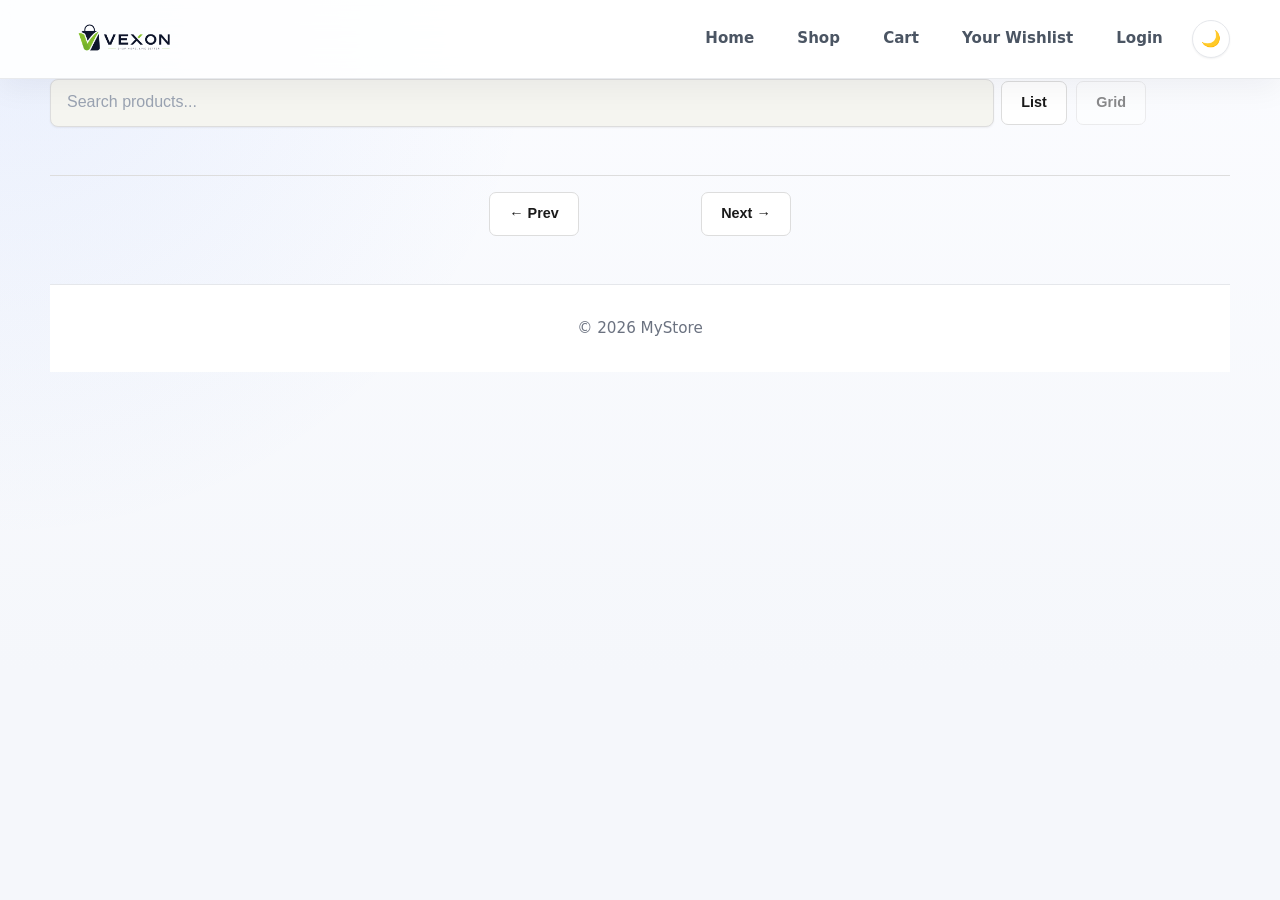
<file: index.html>
<!doctype html>
<html lang="en">
  <head>
    <meta charset="UTF-8" />
    <meta name="viewport" content="width=device-width, initial-scale=1.0" />
    <title>MyStore</title>

    <link rel="stylesheet" href="../css/style.css" />
    <link rel="stylesheet" href="../css/light-theme.css" id="theme-link" />
    <style>
        
:root {
  --bg:       #f5f5f0;
  --surface:  #ffffff;
  --border:   #ddd;
  --text:     #1a1a1a;
  --muted:    #666;
  --accent:   #181818;
  --accent-h: #0c140f;
  --nav:      #1a1a1a;
}

#search-bar {
  width: 80%;
  padding: 0.65rem 1rem;
  font-size: 1rem;
  font-family: Arial, sans-serif;
  border: 1.5px solid var(--border);
  border-radius: 8px;
  background: var(--bg);
  color: var(--text);
  margin-bottom: 1.5rem;
  outline: none;
  transition: border-color 0.15s;
}
.list-grid-toggle{
  margin: 2px;
}
#list-toggle, #grid-toggle{
  padding: 0.5rem 1.2rem;
  font-size: 0.9rem;
  font-family: Arial, sans-serif;
  border: 1.5px solid var(--border);
  border-radius: 7px;
  background: var(--surface);
  color: var(--text);
  cursor: pointer;
  transition: background 0.15s, border-color 0.15s, color 0.15s;
}
#list-toggle:hover:not(:disabled), #grid-toggle:hover:not(:disabled){
  cursor: pointer;
  background-color: var(--accent);
  border-color: var(--accent-h);
  color: var(--surface);
}
#list-toggle:disabled, #grid-toggle:disabled{
  cursor:auto;
  opacity: 0.5;
}

#search-bar:focus {
  border-color: var(--accent);
}


#products-wrapper {
  width: 100%;
}

#products-grid {
  width: 100%;
}

.view-grid {
  display: grid;
  grid-template-columns: repeat(3, 1fr);
  gap: 1rem;
}

.view-list {
  display: flex;
  flex-direction: column;
  gap: 0.75rem;
}

.product-card {
  animation: fadeIn 0.25s both;
}

.card-info {
  display: flex;
  flex-direction: column;
  align-items: center;
  gap: 0.4rem;
  border: 1.5px solid var(--border);
  border-radius: 10px;
  padding: 1.2rem 1rem;
  background: var(--surface);
  transition: border-color 0.15s, box-shadow 0.15s, background 0.2s;
  cursor: pointer;
  text-align: center;
}

.card-info:hover {
  border-color: var(--accent);
  box-shadow: 0 4px 14px rgba(0,0,0,0.08);
}

.card-cat {
  font-size: 0.68rem;
  text-transform: uppercase;
  letter-spacing: 0.08em;
  color: var(--accent);
  font-family: Arial, sans-serif;
  font-weight: 600;
}
.card-img {
  width: 200px;
  height: 200px;
}

.card-img img {
  width: 100%;
  height: 100%;
  object-fit: contain; /* keeps the image proportions without cropping */
}

.card-name {
  font-size: 1.1rem;
  color: var(--text);
}

.card-price {
  font-size: 0.95rem;
  color: var(--muted);
  font-family: Arial, sans-serif;
}


#no-results {
  text-align: center;
  padding: 2rem;
  color: var(--muted);
  font-size: 1rem;
}

#page-buttons {
  display: flex;
  align-items: center;
  justify-content: center;
  gap: 1rem;
  margin-top: 1.5rem;
  padding-top: 1rem;
  border-top: 1px solid var(--border);
}

#page-buttons button {
  padding: 0.5rem 1.2rem;
  font-size: 0.9rem;
  font-family: Arial, sans-serif;
  border: 1.5px solid var(--border);
  border-radius: 7px;
  background: var(--surface);
  color: var(--text);
  cursor: pointer;
  transition: background 0.15s, border-color 0.15s, color 0.15s;
}

#page-buttons button:hover:not(:disabled) {
  background: var(--accent);
  border-color: var(--accent);
  color: var(--surface);
}

#page-buttons button:disabled {
  opacity: 0.35;
  cursor: auto;
}

#page-indicator {
  font-size: 0.88rem;
  color: var(--muted);
  font-family: Arial, sans-serif;
  min-width: 90px;
  text-align: center;
}


.hidden { display: none; }

@keyframes fadeIn {
  from { opacity: 0; transform: translateY(8px); }
  to   { opacity: 1; transform: translateY(0); }
}

@media (max-width: 700px) {
  #main-products-wrapper { width: 95%; padding: 0.5rem; }
  .view-grid { grid-template-columns: repeat(2, 1fr);
  gap: 0.5rem; }
  .card-img{
    width: 40px;
    height: 40px;
  }
  #navbar { font-size: 0.9rem; }
  #search-bar{width: 50%;}
}

    </style>
  </head>
  <body>
    <!-- Navbar -->
    <header id="navbar"></header>

    <!-- Main Content -->
    <main class="container">
      <main id="products-wrapper">
        <div id=search-bar-wrapper>
            <input type="text" id="search-bar" placeholder="Search products..." />
            <button class="list-grid-toggle" id="list-toggle" onclick="listToggle()">
            List
            </button>
            <button
                class="list-grid-toggle"
                id="grid-toggle"
                disabled
                onclick="gridToggle()"
            >
                Grid
            </button>
        </div>
        <div id="products-grid" class="view-grid">
          <!-- products appended with javascript-->
        </div>
        <p id="no-results" class="hidden">No products found.</p>

        <div id="page-buttons">
          <button id="prev-btn" onclick="changePage(-1)">&#8592; Prev</button>
          <span id="page-indicator"></span>
          <button id="next-btn" onclick="changePage(1)">Next &#8594;</button>
    </main>

    <!-- Footer -->
    <footer id="footer"></footer>
    <script src="js/products.js"></script>
    <script src="js/main.js"></script>
  </body>
</html>
</file>
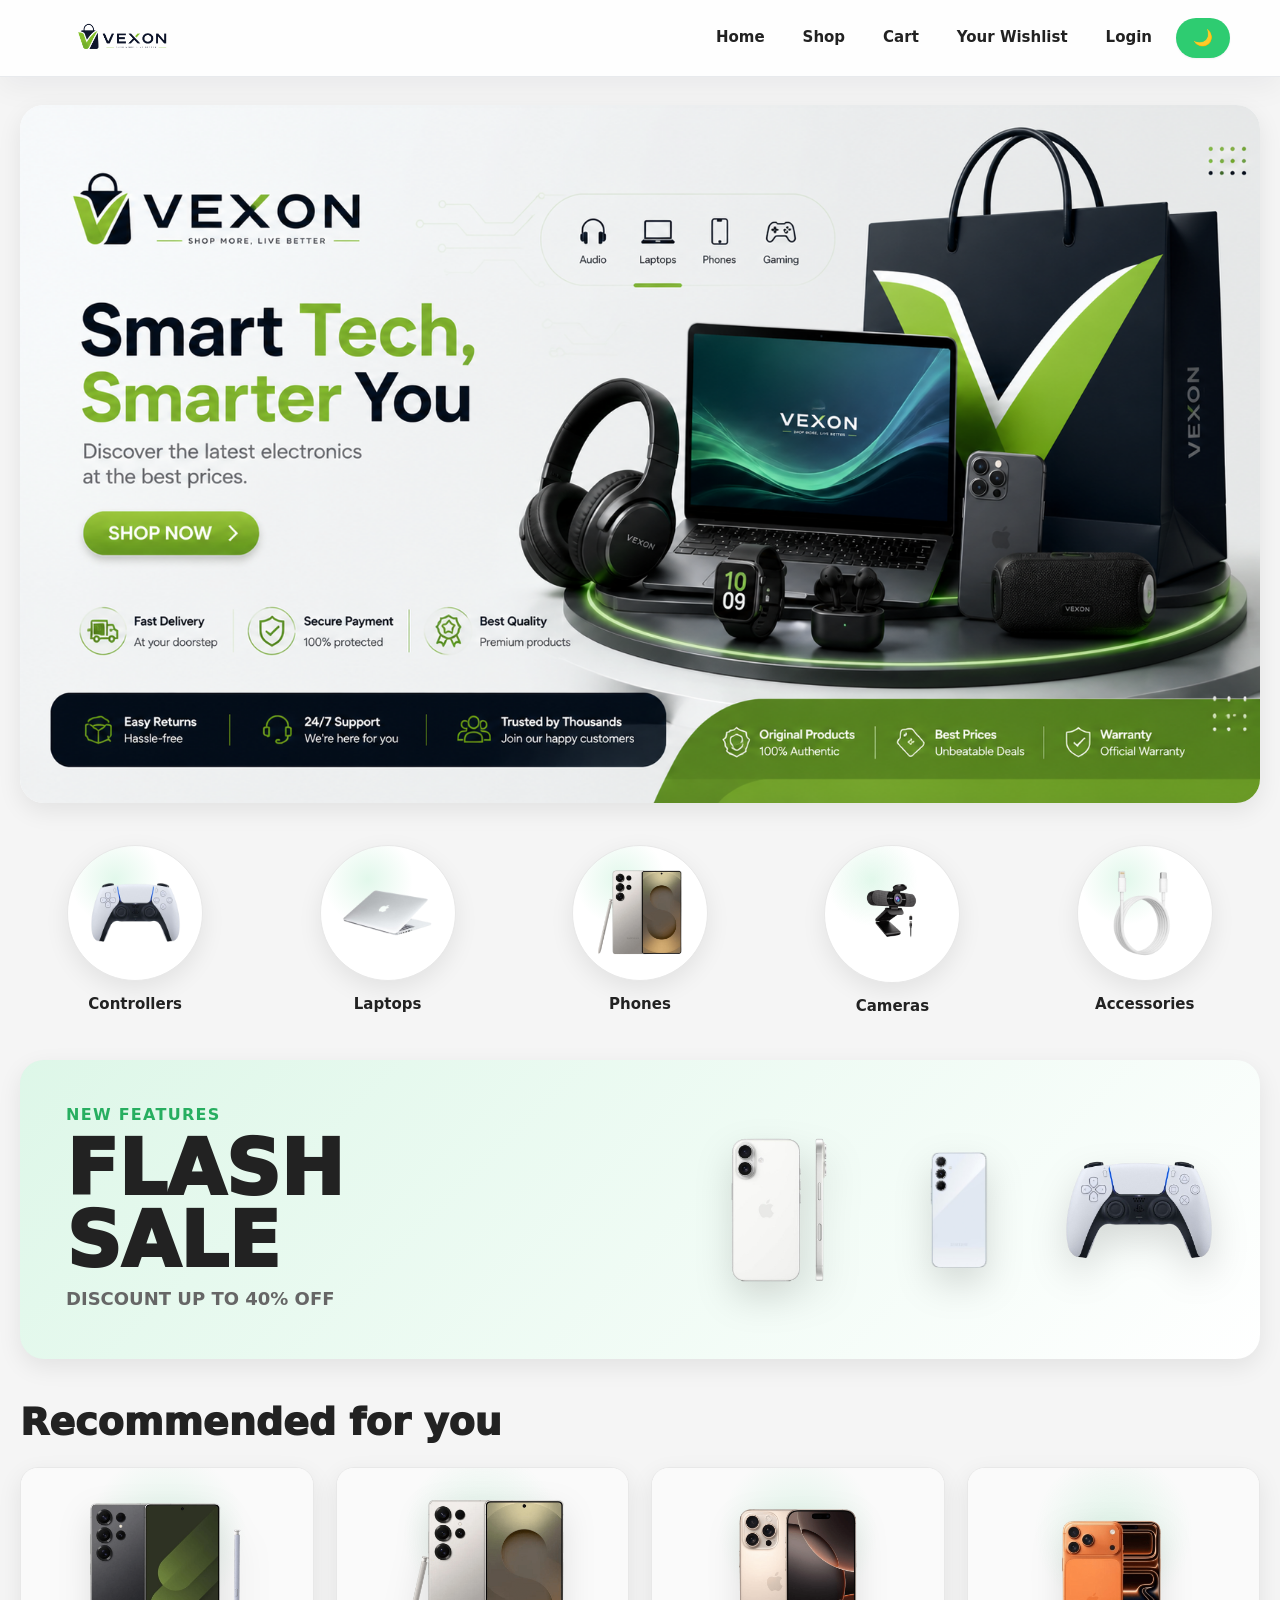
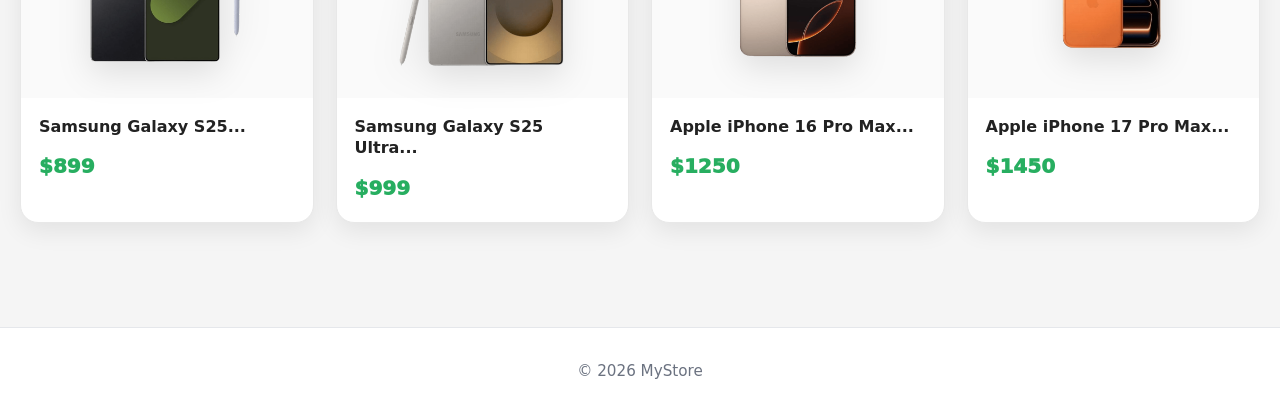
<file: pages/index.html>
<!DOCTYPE html>
<html lang="en">
<head>
  <meta charset="UTF-8" />
  <meta name="viewport" content="width=device-width, initial-scale=1.0"/>
  <title>MyStore</title>
  <link rel="stylesheet" href="../css/style.css">
  <link rel="stylesheet" href="../css/light-theme.css" id="theme-link">
  <link rel="stylesheet" href="../css/index.css">
</head>
<body>
      
  <header id="navbar"></header>

    <main class="container">

        <section class="main-banner">
           <a href="shop.html"><img src="../images/products/banner.png"  alt="Vexon banner" class="banner-img"></a> 
        </section>

        <section class="categories">
           <div class="category-item">
                <div class="controller-container">
                    <img src="../images/products/ps5-controller.png" alt="controller" >
                </div>
                <span>controllers</span>
            </div>
            </li>
            <div class="category-item">
                <div class="laptops-container">
                    <img src="../images/products/macbook-pro.png" alt="Laptops"onclick="changeCategory('laptops')">
                </div>
                <span>Laptops</span>
            </div>
            
            <div class="category-item">
                <div class="Phone-container">
                    <img src="../images/products/3.png" alt="Phones">
                </div>
                <span>phones</span>
            </div>
            
            <div class="category-item">
                <div class="cameras-container">
                    <img src="../images/products/webcam.png" alt="Cameras">
                </div>
                <span>Cameras</span>
            </div>

            <div class="category-item">
                <div class="accessories-container">
                    <img src="../images/products/charging-cable.png" alt="accessories">
                </div>
                <span>Accessories</span>
            </div>

        </section>

        <section class="flash-sale">
            <div class="flash-content">
                <div class="flash-text">
                    <h3>NEW FEATURES</h3>
                    <h2>FLASH SALE</h2>
                    <p>DISCOUNT UP TO 40% OFF</p>
                </div>
                <div class="flash-products">
                <img src="../images/products/iphone15.png" alt="Sale Phone 1" onclick="openDetails('iPhone 15')">
                <img src="../images/products/galaxy.png" alt="Sale Phone 2" onclick="openDetails('Samsung Galaxy S24')">
                <img src="../images/products/ps5-controller.png" alt="Sale Phone 3"onclick="openDetails('PS5 Controller')">
                </div>
            </div>
        </section>

        <section class="recommended-section">
            <h2 class="section-title">Recommended for you</h2>
            
            <div class="carousel-container">
                
                <div class="carousel-container">

  <!-- 7ot hena samsung s25 1 ya 3abod -->
  <div class="product-card">
    <div class="image-wrapper">
      <img src="../images/products/1.png" onclick="openDetails('Samsung Galaxy S25')">
    </div>

    <div class="card-content">
      <h3 class="product-title">Samsung Galaxy S25...</h3>
      <div class="price-block">
        <span class="currency">$899</span>
      </div>
    </div>
  </div>

  <!-- 7ot hena samsung s25 2 ya 3abod -->
  <div class="product-card">
    <div class="image-wrapper">
      <img src="../images/products/3.png" onclick="openDetails('Samsung Galaxy S25 Ultra')">
    </div>

    <div class="card-content">
      <h3 class="product-title">Samsung Galaxy S25 Ultra...</h3>
      <div class="price-block">
        <span class="currency">$999</span>
      </div>
    </div>
  </div>

  <!-- 7ot hena samsung ip16pm ya 3abod -->
  <div class="product-card">
    <div class="image-wrapper">
      <img src="../images/products/4.png" onclick="openDetails('Apple iPhone 16 Pro Max')">
    </div>

    <div class="card-content">
      <h3 class="product-title">Apple iPhone 16 Pro Max...</h3>
      <div class="price-block">
        <span class="currency">$1250</span>
      </div>
    </div>
  </div>

  <!-- 7ot hena samsung ip17pm ya 3abod -->
  <div class="product-card">
    <div class="image-wrapper">
      <img src="../images/products/2.png" onclick="openDetails('Apple iPhone 17 Pro Max')">
    </div>

    <div class="card-content">
      <h3 class="product-title">Apple iPhone 17 Pro Max...</h3>
      <div class="price-block">
        <span class="currency">$1450</span>
      </div>
    </div>
  </div>

</div>
        </section>  
    </main>

    <footer id="footer"></footer>
    <script>
      function openDetails(productID){
          window.location.href = `product-details.html?id=${productID}`;
      }
    </script>
    <script src="../js/main.js"></script>
</body>
</html>
</file>
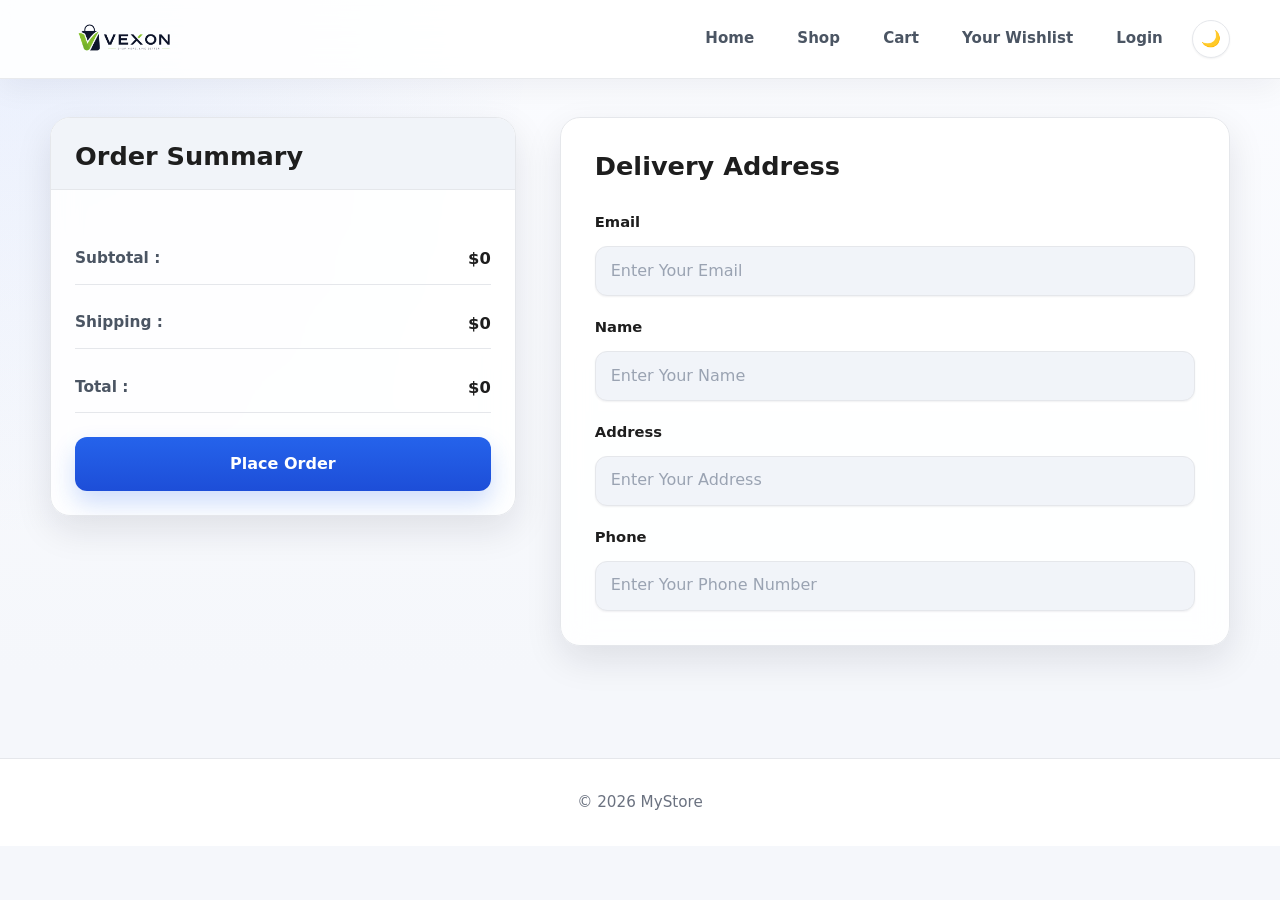
<file: pages/cart.html>
<!doctype html>
<html lang="en">
  <head>
    <meta charset="UTF-8" />
    <meta name="viewport" content="width=device-width, initial-scale=1.0" />
    <title>MyStore</title>

    <link rel="stylesheet" href="../css/style.css" />
    <link rel="stylesheet" href="../css/light-theme.css" id="theme-link" />
    <link rel="stylesheet" href="../css/cart.css" />
  </head>
  <body>
    <header id="navbar"></header>

    <section class="checkout">
      <form class="myform">
        <div class="container">
          <div class="ordersummary">
            <h1>order summary</h1>

            <div id="items">
              <div id="items-list"></div>
              <div class="bottom_summary">
                <div class="shop_table">
                  <p>subtotal :</p>
                  <span class="subtotal_checkout">$</span>
                </div>

                <div class="shop_table">
                  <p>shipping :</p>
                  <span class="shipping_price">0$</span>
                </div>

                <div class="shop_table">
                  <p>total :</p>
                  <span class="total_checkout">$</span>
                </div>
                <div class="button_div">
                  <button type="submit">place order</button>
                </div>
              </div>
            </div>
          </div>

          <div class="input_info">
            <div class="address">
              <h2>Delivery Address</h2>
              <div class="inputs">
                <label>Email</label>
                <input type="email" placeholder="enter your Email" />
                <span class="hidden">Invalid Email</span>

                <label>Name</label>
                <input type="text" placeholder="enter your Name" />
                <span class="hidden">Invalid Name</span>

                <label>Address</label>
                <input type="text" placeholder="enter your Address" />
                <span class="hidden">Invalid Address</span>

                <label>Phone</label>
                <input type="number" placeholder="enter your Phone Number" />
                <span class="hidden">Invalid Phone Number</span>
                <span class="hidden" id="form-status">Success!</span>
              </div>
            </div>
          </div>
        </div>
      </form>
    </section>

    <footer id="footer"></footer>

    <script src="../js/main.js"></script>
    <script src="../js/cart.js"></script>
  </body>
</html>
</file>
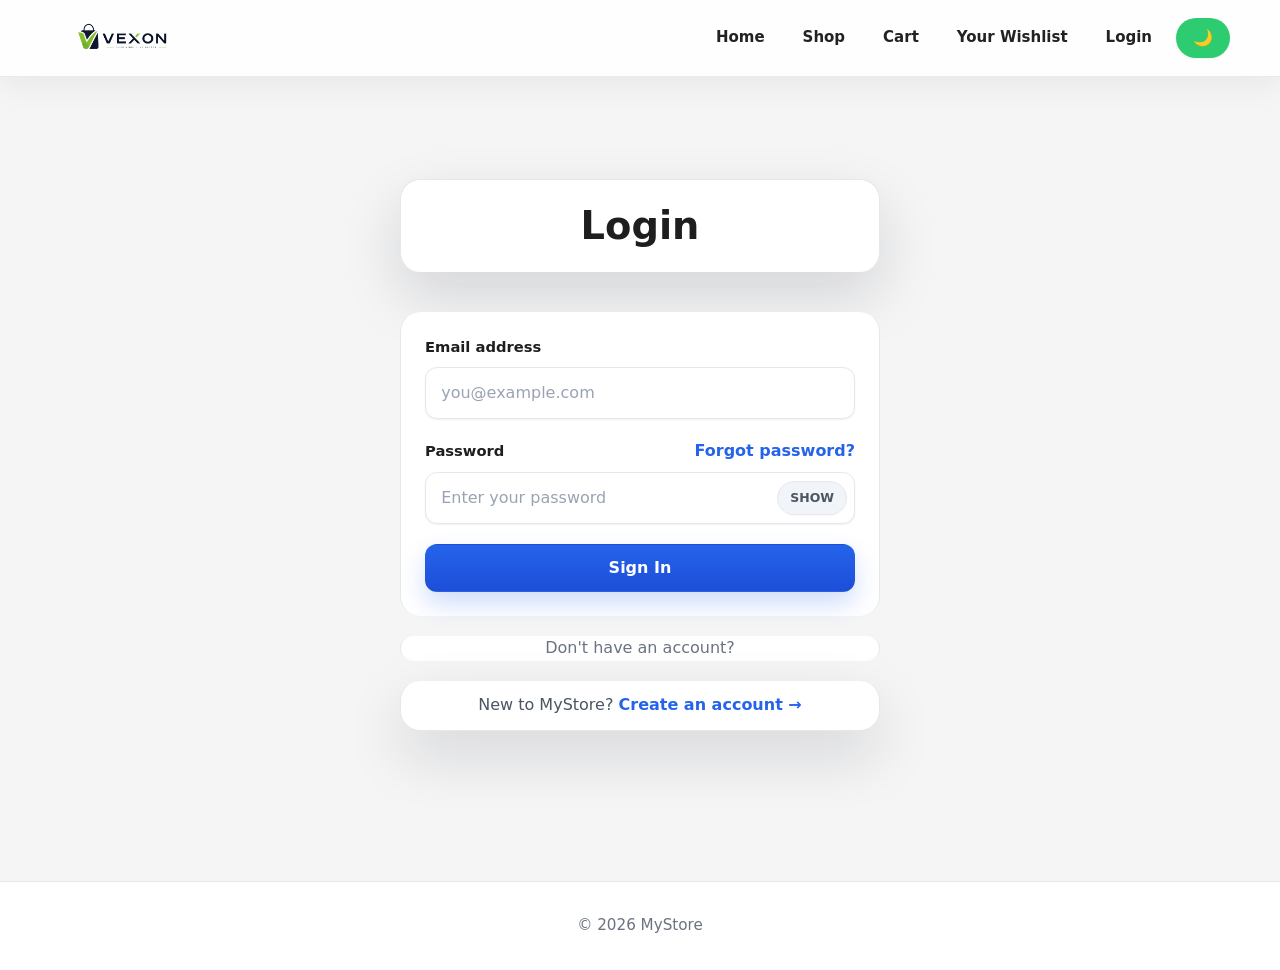
<file: pages/login.html>
<!doctype html>
<html lang="en">
  <head>
    <meta charset="UTF-8" />
    <meta name="viewport" content="width=device-width, initial-scale=1.0" />
    <title>Login</title>
    <link rel="stylesheet" href="../css/style.css" />
    <link rel="stylesheet" href="../css/light-theme.css" id="theme-link" />
    <link rel="stylesheet" href="../css/index.css">
  </head>
  <body>
  
    <header id="navbar"></header>

    <main class="auth-page">
          <h2>Login</h2>

      <div class="auth-message" id="auth-msg"></div>

        <form class="auth-form" id="login-form" novalidate>
          <div class="field">
            <label for="email">Email address</label>
            <div class="input-wrap">
              <input
                type="email"
                id="email"
                name="email"
                placeholder="you@example.com"
                required
              />
            </div>
          </div>

          <div class="field">
            <div class="field-meta">
              <label for="password">Password</label>
              <a href="#" class="forgot-link">Forgot password?</a>
            </div>
            <div class="input-wrap">
              
              <input
                type="password"
                id="password"
                name="password"
                placeholder="Enter your password"
                required
              />
              <button
                type="button"
                class="toggle-password"
                aria-label="Show password"
                data-target="password"
              >
                show
              </button>
            </div>
          </div>

          <button type="submit" class="btn-auth" id="login-btn">Sign In</button>
        </form>

        <div class="auth-divider">
          <span>Don't have an account?</span>
        </div>

        <p class="auth-switch">
          New to MyStore? <a href="signup.html">Create an account →</a>
        </p>
      </div>
    </main>

    
    <footer id="footer"></footer>

    <script src="../js/main.js"></script>
    <script src="../js/login.js"></script>
  </body>
</html>
</file>
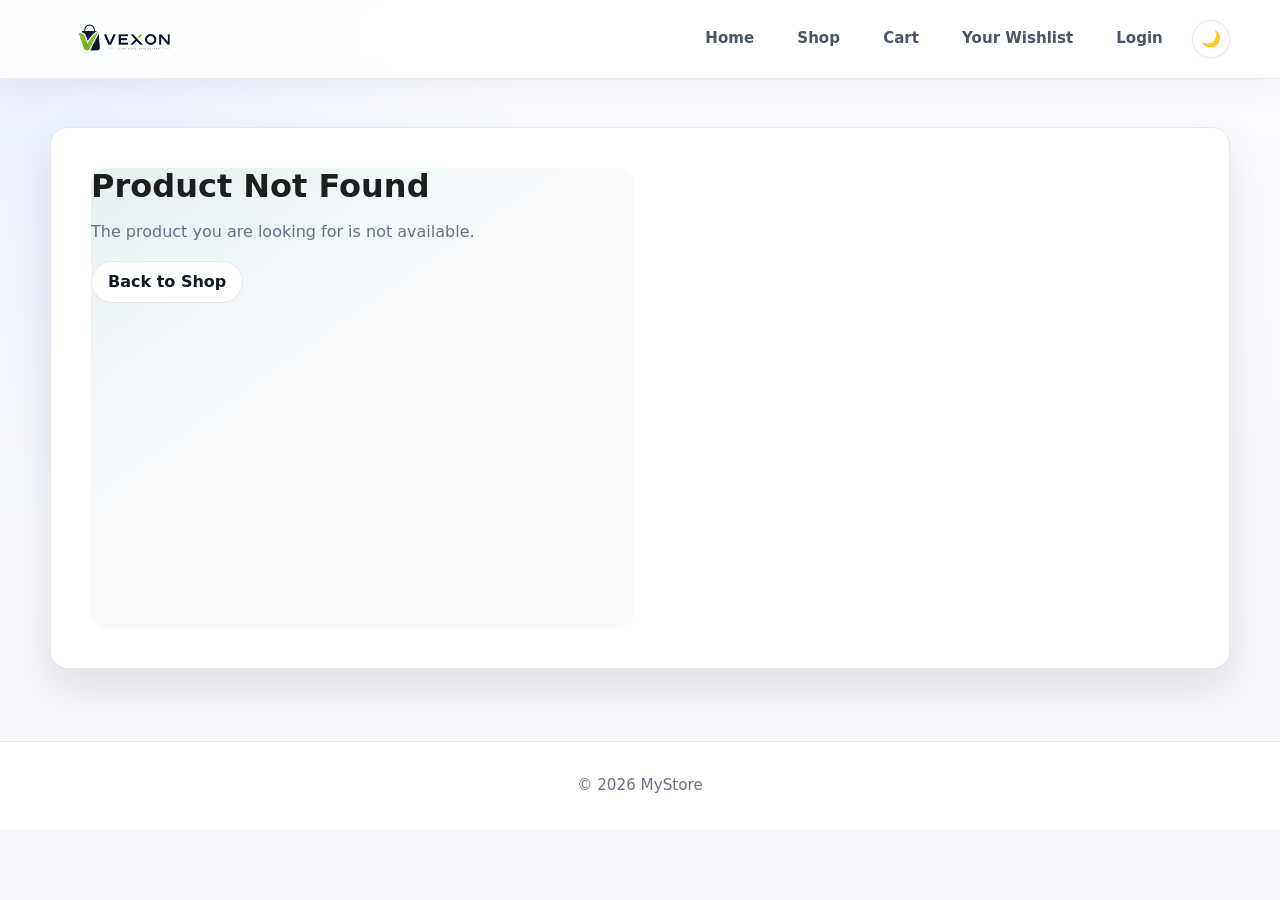
<file: pages/product-details.html>
<!doctype html>
<html lang="en">
  <head>
    <meta charset="UTF-8" />
    <meta name="viewport" content="width=device-width, initial-scale=1.0" />
    <title>MyStore - Product Details</title>
    <link rel="stylesheet" href="../css/style.css" />
    <link rel="stylesheet" href="../css/light-theme.css" id="theme-link" />
    <link rel="stylesheet" href="../css/product-details.css" />
  </head>
  <body>
    <header id="navbar"></header>

    <main class="container">
      <div>
        <div>
          <img id="product-img" src="" alt="" />
        </div>
        <div>
          <h1 id="product-id"></h1>
          <p>Category: <span id="product-cat"></span></p>
          <p id="product-price"></p>
          <button class="add-to-cart-btn">Add to Cart</button>
          <div id="message-area"></div>
          <br />
          <a href="shop.html">Back to Shop</a>
        </div>
      </div>
    </main>

    <footer id="footer"></footer>

    <script src="../js/products.js"></script>
    <script src="../js/product-details.js"></script>
    <script src="../js/main.js"></script>
  </body>
</html>
</file>
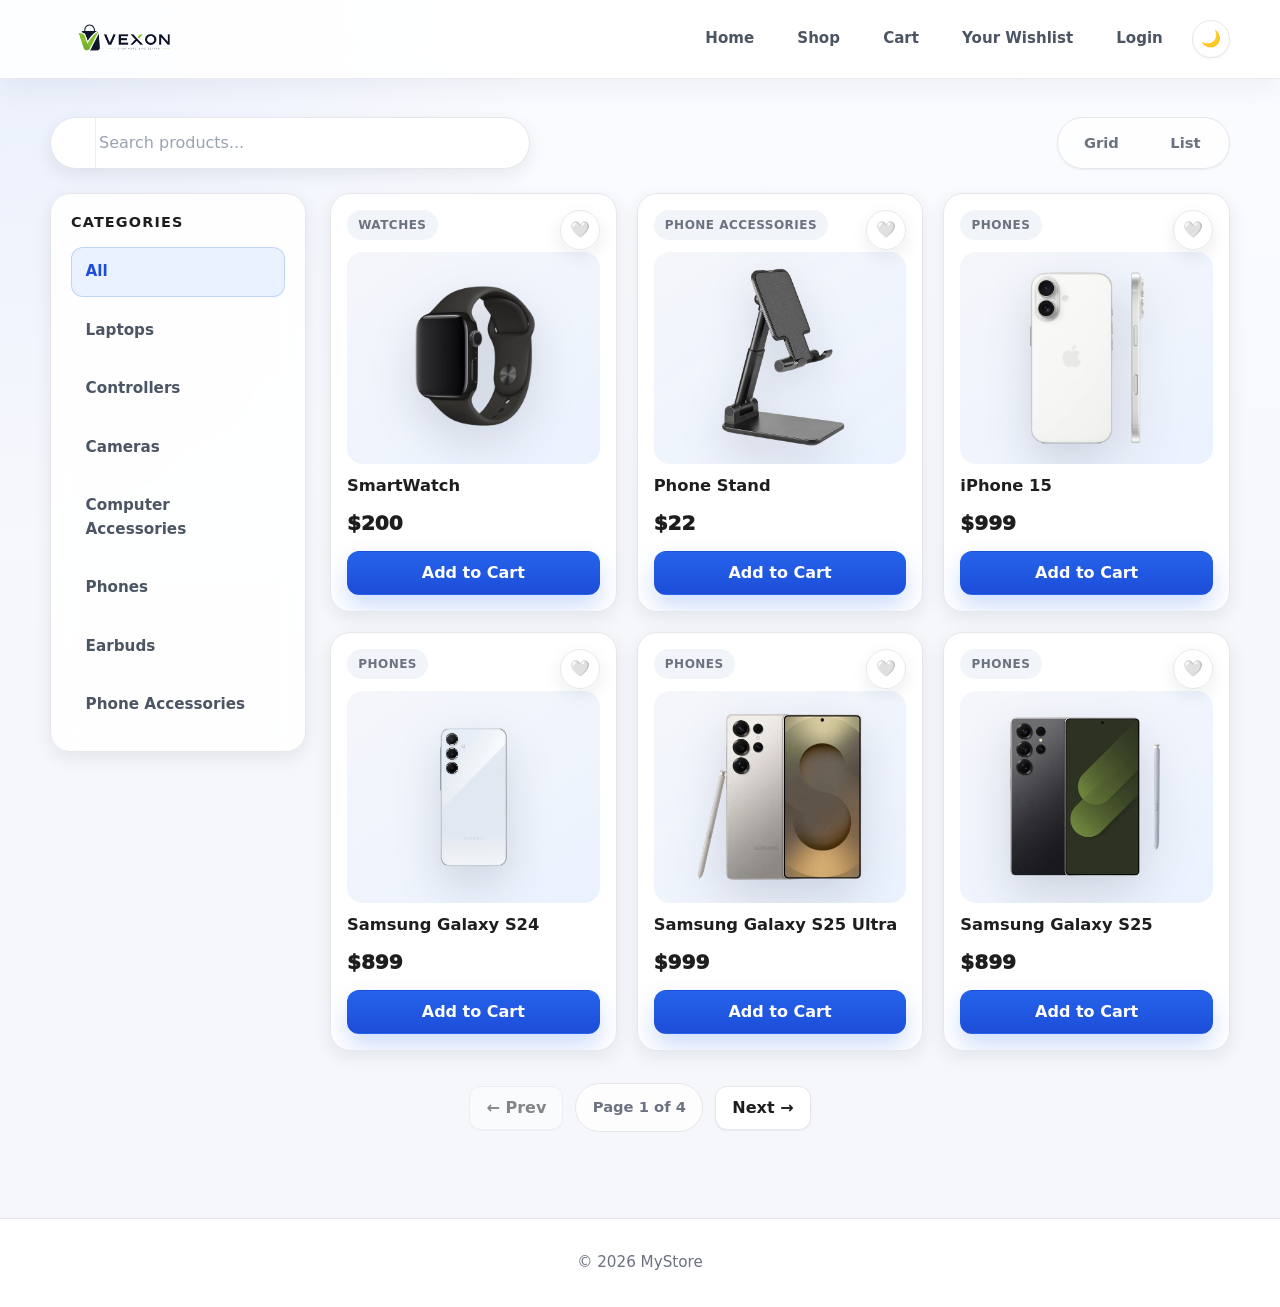
<file: pages/shop.html>
<!doctype html>
<html lang="en">
  <head>
    <meta charset="UTF-8" />
    <meta name="viewport" content="width=device-width, initial-scale=1.0" />
    <title>MyStore</title>

    <link rel="stylesheet" href="../css/style.css" />
    <link rel="stylesheet" href="../css/light-theme.css" id="theme-link" />
    <link rel="stylesheet" href="../css/shop-style.css" />
  </head>
  <body>
    
    <header id="navbar"></header>

    
    <main id="products-wrapper">
      <div id="top-bar">
        <input type="text" id="search-bar" placeholder="Search products..." />
        <div id="view-buttons">
          <button class="toggle-view-btn" id="grid-btn" onclick="toggleView()">
            Grid
          </button>
          <button class="toggle-view-btn" id="list-btn" onclick="toggleView()">
            List
          </button>
        </div>
      </div>

      <div id="shop-layout">
        <div id="category-list">
          <h5>Categories</h5>
          <ul>
            <li class="active" onclick="changeCategory('all')">All</li>
            <li onclick="changeCategory('laptops')">Laptops</li>
            <li onclick="changeCategory('controllers')">Controllers</li>
            <li onclick="changeCategory('cameras')">Cameras</li>
            <li onclick="changeCategory('computer accessories')">
              Computer Accessories
            </li>
            <li onclick="changeCategory('phones')">Phones</li>
            <li onclick="changeCategory('earbuds')">Earbuds</li>
            <li onclick="changeCategory('phone accessories')">
              Phone Accessories
            </li>
          </ul>
        </div>

        <div id="products-grid" class="view-grid">
          
        </div>
      </div>

      <p id="no-results" class="hidden">No products found.</p>

      <div id="page-buttons">
        <button id="prev-btn" onclick="changePage(-1)">&#8592; Prev</button>
        <span id="page-indicator"></span>
        <button id="next-btn" onclick="changePage(1)">Next &#8594;</button>
      </div>
    </main>

    
    <footer id="footer"></footer>
    <script src="../js/main.js"></script>
    <script src="../js/products.js"></script>
    <script src="../js/search.js"></script>
  </body>
</html>
</file>
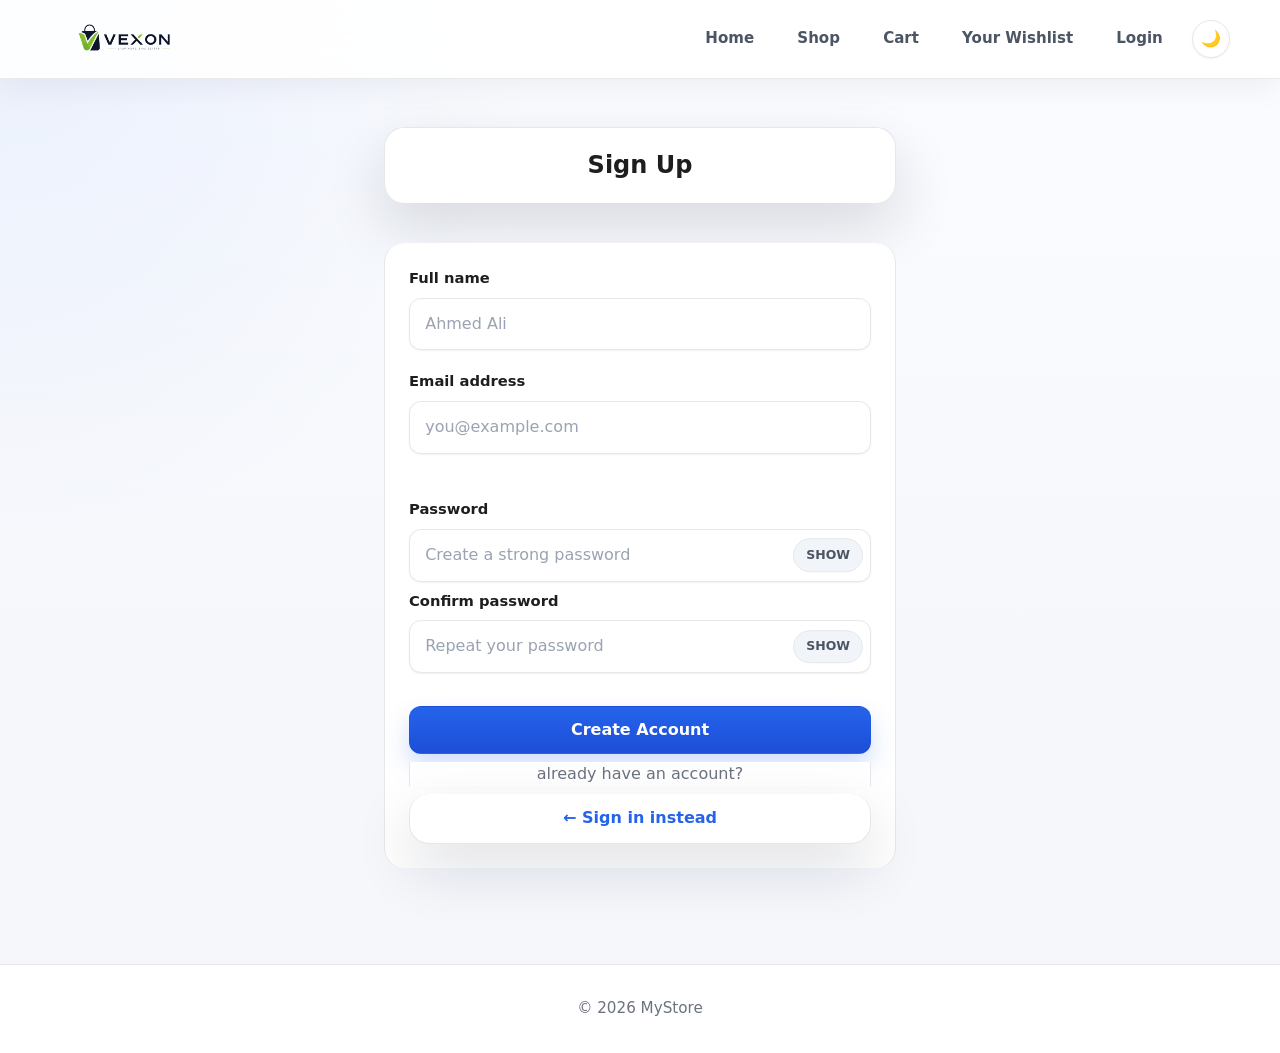
<file: pages/signup.html>
<!doctype html>
<html lang="en">
  <head>
    <meta charset="UTF-8" />
    <meta name="viewport" content="width=device-width, initial-scale=1.0" />
    <title>Sign Up</title>
    <link rel="stylesheet" href="../css/style.css" />
    <link rel="stylesheet" href="../css/light-theme.css" id="theme-link" />
  </head>
  <body>
    <header id="navbar"></header>

    <main class="auth-page">
      <div class="auth-card">

        <h2>Sign Up</h2>

        </div>

        <div class="auth-message" id="auth-msg" role="alert"></div>

        <form class="auth-form" id="signup-form" novalidate>
          <div class="field">
            <label for="name">Full name</label>
            <div class="input-wrap">
              
              <input
                type="text"
                id="name"
                name="name"
                placeholder="Ahmed Ali"
                autocomplete="name"
                required
              />
            </div>
          </div>

          <div class="field">
            <label for="email">Email address</label>
            <div class="input-wrap">
              
              <input
                type="email"
                id="email"
                name="email"
                placeholder="you@example.com"
                
                required
              />
            </div>
            <span class="field-hint" id="email-hint"></span>
          </div>

          <div class="field">
            <label for="password">Password</label>
            <div class="input-wrap">
              
              <input
                type="password"
                id="password"
                name="password"
                placeholder="Create a strong password"
                
                required
              />
              <button
                type="button"
                class="toggle-pw"
                aria-label="Show password"
                data-target="password"
              >
                show
              </button>
            </div>

          <div class="field">
            <label for="confirm">Confirm password</label>
            <div class="input-wrap">
              <input
                type="password"
                id="confirm"
                name="confirm"
                placeholder="Repeat your password"
                
                required
              />
              <button
                type="button"
                class="toggle-pw"
                data-target="confirm"
              >
                show
              </button>
            </div>
            <span class="field-hint" id="confirm-hint"></span>
          </div>

          <button type="submit" class="auth-btn" id="signup-btn">
            Create Account
          </button>
        </form>

        <div class="auth-divider">
          <p>already have an account?</p>
        </div>

        <p class="auth-switch">
          <a href="login.html">← Sign in instead</a>
        </p>
      </div>
    </main>

    <footer id="footer"></footer>

    <script src="../js/main.js"></script>
    <script src="../js/signup.js"></script>
  </body>
</html>
</file>
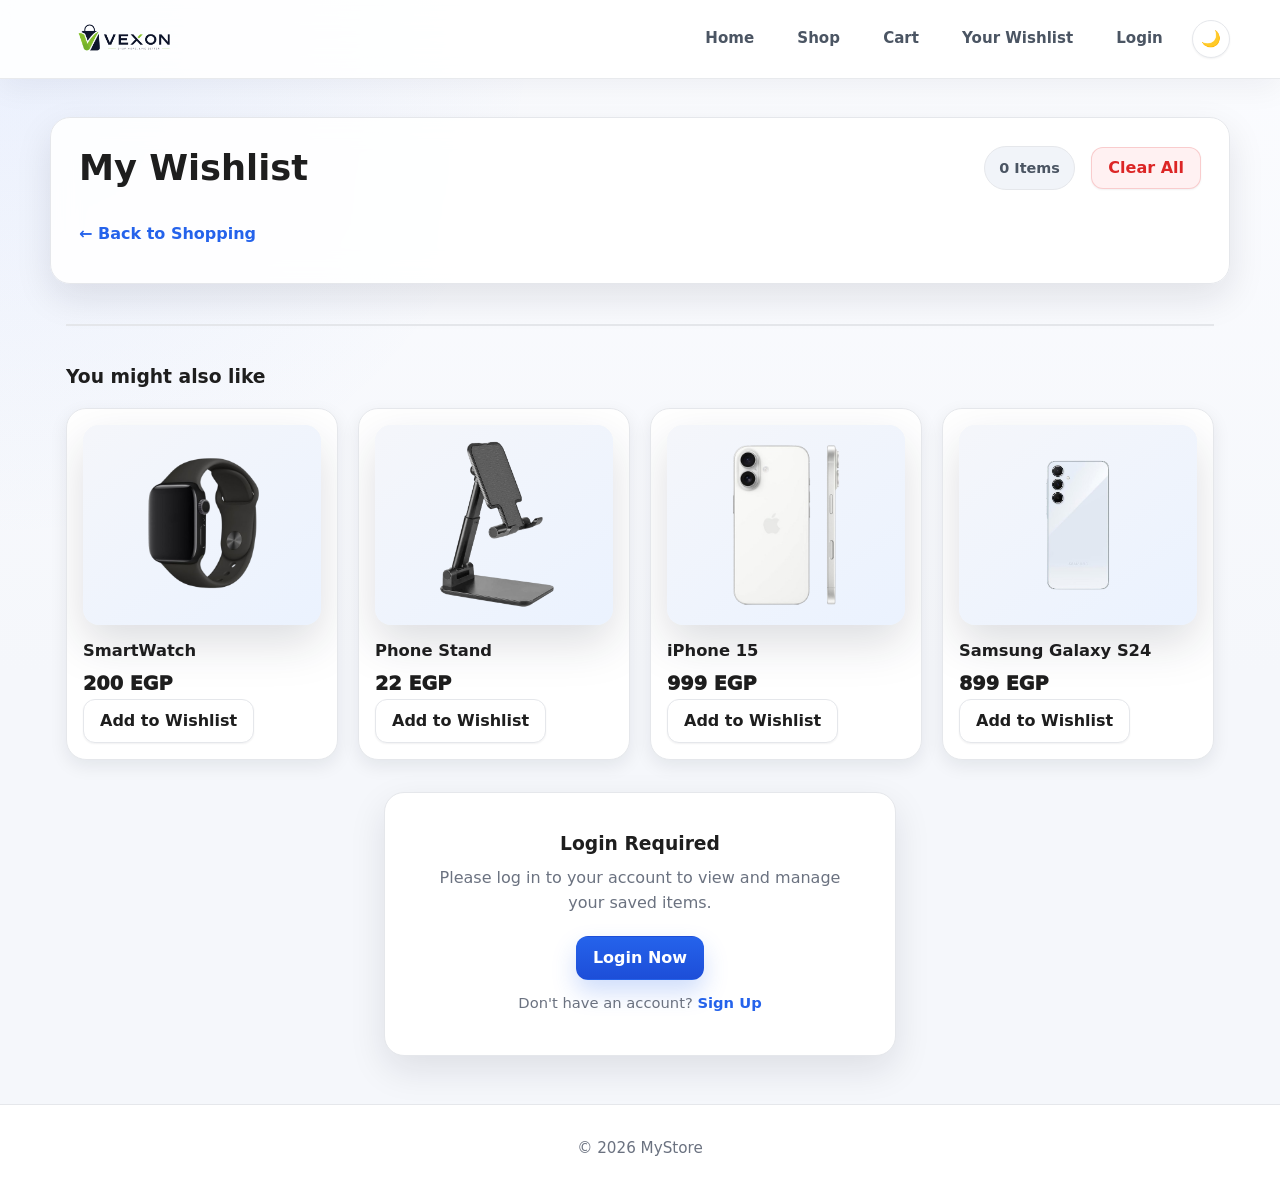
<file: pages/wishlist.html>
<!doctype html>
<html lang="en">
  <head>
    <meta charset="UTF-8" />
    <meta name="viewport" content="width=device-width, initial-scale=1.0" />
    <title>My Wishlist - MyStore</title>

    <link rel="stylesheet" href="../css/style.css" />
    <link rel="stylesheet" href="../css/light-theme.css" id="theme-link" />
    <link rel="stylesheet" href="../css/wishlist-style.css" />
  </head>

  <body>
    <header id="Navbar"></header>

    <main class="container">
      <section id="Products-wrapper">
        <header class="Section-header">
          <h2>My Wishlist</h2>
          <p id="Wishlist-count">0 Items</p>
          <button id="clear-wishlist" class="btn-secondary">Clear All</button>
        </header>

        <div id="Wishlist-grid" class="View-grid"></div>

        <div id="Empty-state" class="Hidden">
          <div class="Empty-icon">📂</div>
          <h3>Your wishlist is empty!</h3>
          <p>Explore our shop and add your favorite items here.</p>
          <a href="shop.html" class="Btn-primary">Go to Shop</a>
        </div>

        <div class="Back-navigation">
          <a href="shop.html">← Back to Shopping</a>
        </div>
      </section>

      <section id="Recommendations" class="Container">
        <hr style="border: 0.5px solid var(--border); margin: 40px 0" />
        <h3 style="margin-bottom: 20px">You might also like</h3>
        <div id="Recommendations-grid" class="View-grid"></div>
      </section>

      <div id="Auth-guest-view" class="Hidden">
        <div class="Auth-box">
          <h3>Login Required</h3>
          <p>
            Please log in to your account to view and manage your saved items.
          </p>

          <a href="login.html" class="Btn-primary">Login Now</a>

          <p class="Register-text">
            Don't have an account?
            <a href="signup.html">Sign Up</a>
          </p>
        </div>
      </div>
    </main>

    <footer id="footer"></footer>

    <script src="../js/products.js"></script>
    <script src="../js/main.js"></script>
    <script src="../js/wishlist.js"></script>
  </body>
</html>
</file>
<file: css/style.css>
*,
*::before,
*::after {
  box-sizing: border-box;
}

* {
  margin: 0;
  padding: 0;
}

html {
  min-height: 100%;
  scroll-behavior: smooth;
  -webkit-text-size-adjust: 100%;
}

body {
  min-height: 100vh;
  text-rendering: optimizeLegibility;
}

img,
picture,
svg,
video,
canvas {
  display: block;
  max-width: 100%;
}

button,
input,
textarea,
select {
  font: inherit;
}

button {
  cursor: pointer;
}

a {
  color: inherit;
  text-decoration: none;
}

ul,
ol {
  list-style: none;
}


:root {
  --space-1: 0.25rem;
  --space-2: 0.5rem;
  --space-3: 0.75rem;
  --space-4: 1rem;
  --space-5: 1.25rem;
  --space-6: 1.5rem;
  --space-8: 2rem;
  --space-10: 2.5rem;
  --space-12: 3rem;

  --radius-xs: 0.375rem;
  --radius-sm: 0.5rem;
  --radius-md: 0.75rem;
  --radius-lg: 1rem;
  --radius-xl: 1.25rem;
  --radius-pill: 999px;

  --container: 1180px;
  --transition-fast: 160ms ease;
  --transition: 240ms ease;
  --transition-slow: 360ms ease;


  --bg-color: Canvas;
  --bg-gradient: none;
  --card-color: Canvas;
  --card-elevated: Canvas;
  --card-muted: Canvas;
  --text-color: CanvasText;
  --secondary-text: GrayText;
  --muted-color: GrayText;
  --primary-color: LinkText;
  --primary-hover: LinkText;
  --primary-soft: transparent;
  --accent-color: LinkText;
  --success-color: LinkText;
  --danger-color: Mark;
  --danger-soft: transparent;
  --danger-hover: transparent;
  --border-color: GrayText;
  --border-strong: GrayText;
  --input-placeholder: GrayText;
  --button-text-on-primary: Canvas;
  --selection-bg: Highlight;
  --navbar-bg: Canvas;
  --footer-bg: Canvas;
  --glass-color: Canvas;
  --glass-strong: Canvas;
  --search-divider: GrayText;
  --primary-border-soft: GrayText;
  --danger-border-soft: GrayText;
  --danger-border-strong: GrayText;
  --product-media-bg: Canvas;
  --product-image-shadow: none;
  --empty-state-bg: Canvas;
  --focus-ring: 0 0 0 4px transparent;
  --shadow-xs: none;
  --shadow-sm: none;
  --shadow-md: none;
  --shadow-lg: none;
  --primary-shadow: none;
  --primary-shadow-hover: none;
  --navbar-border: var(--border-color);
  --navbar-shadow: none;


  --bg: var(--bg-color);
  --surface: var(--card-color);
  --surface-raised: var(--card-elevated);
  --surface-muted: var(--card-muted);
  --text: var(--text-color);
  --text-soft: var(--secondary-text);
  --muted: var(--muted-color);
  --border: var(--border-color);
  --primary: var(--primary-color);
  --primary-dark: var(--primary-hover);
  --accent: var(--accent-color);
  --color-brand: var(--primary-color);
  --color-brand-strong: var(--primary-hover);
  --color-brand-soft: var(--primary-soft);
  --color-accent: var(--accent-color);
  --color-success: var(--success-color);
  --color-danger: var(--danger-color);
  --color-danger-soft: var(--danger-soft);
  --ring: var(--focus-ring);
}


body {
  background: var(--bg-gradient), var(--bg-color);
  color: var(--text-color);
  font-family:
    Inter, ui-sans-serif, system-ui, -apple-system, BlinkMacSystemFont, "Segoe UI",
    Arial, sans-serif;
  font-size: 16px;
  line-height: 1.55;
  transition:
    background-color var(--transition),
    color var(--transition);
}

h1,
h2,
h3,
h4,
h5,
h6 {
  color: var(--text-color);
  font-weight: 800;
  letter-spacing: 0;
  line-height: 1.15;
}

p {
  color: var(--secondary-text);
}

::selection {
  background: var(--selection-bg);
}


.container,
.Container {
  width: min(var(--container), calc(100% - 2rem));
  margin-inline: auto;
}

main {
  width: 100%;
}


button,
.btn-primary,
.Btn-primary,
.btn-secondary {
  min-height: 2.75rem;
  border: 1px solid transparent;
  border-radius: var(--radius-md);
  display: inline-flex;
  align-items: center;
  justify-content: center;
  gap: var(--space-2);
  padding: 0.75rem 1rem;
  font-weight: 750;
  line-height: 1;
  transition:
    transform var(--transition-fast),
    box-shadow var(--transition-fast),
    background-color var(--transition-fast),
    border-color var(--transition-fast),
    color var(--transition-fast);
}

button:disabled {
  cursor: not-allowed;
  opacity: 0.52;
}

.btn-primary,
.Btn-primary {
  background: linear-gradient(180deg, var(--primary-color), var(--primary-hover));
  color: var(--button-text-on-primary);
  box-shadow: var(--primary-shadow);
}

.btn-primary:hover,
.Btn-primary:hover {
  transform: translateY(-1px);
  box-shadow: var(--primary-shadow-hover);
}

.btn-secondary {
  background: var(--card-color);
  border-color: var(--border-color);
  color: var(--text-color);
  box-shadow: var(--shadow-xs);
}

.btn-secondary:hover {
  background: var(--card-muted);
  border-color: var(--border-strong);
  transform: translateY(-1px);
}

/* Inputs */
input,
textarea,
select {
  width: 100%;
  border: 1px solid var(--border-color);
  border-radius: var(--radius-md);
  background: var(--card-color);
  color: var(--text-color);
  padding: 0.8rem 0.95rem;
  outline: none;
  box-shadow: var(--shadow-xs);
  transition:
    border-color var(--transition-fast),
    box-shadow var(--transition-fast),
    background-color var(--transition-fast);
}

input::placeholder,
textarea::placeholder {
  color: var(--input-placeholder);
}

input:focus,
textarea:focus,
select:focus {
  border-color: var(--primary-color);
  box-shadow: var(--focus-ring), var(--shadow-xs);
}

/* Navbar */
#navbar,
#Navbar {
  position: sticky;
  top: 0;
  z-index: 50;
  border-bottom: 1px solid var(--navbar-border);
  background: var(--navbar-bg);
  box-shadow: var(--navbar-shadow);
  backdrop-filter: blur(18px);
}

#navbar .navbar,
#Navbar .navbar {
  width: min(var(--container), calc(100% - 2rem));
  min-height: 4.5rem;
  margin-inline: auto;
  display: flex;
  align-items: center;
  justify-content: space-between;
  gap: var(--space-6);
}

#navbar h2,
#Navbar h2 {
  color: var(--text-color);
  font-size: clamp(1.25rem, 2vw, 1.55rem);
  font-weight: 900;
}

.logo img {
  height: 60px;
  cursor: pointer;
}
/* ozbot el logo ya usef */
.logo img {
  height: 60px;
  cursor: pointer;
}

.logo-light,
.logo-dark {
  height: 60px;
  transition: opacity 0.3s ease;
}

.logo-dark {
  display: none;
}
.dark-theme .logo-light {
  display: none;
}

.dark-theme .logo-dark {
  display: inline;
}
#navbar ul,
#Navbar ul {
  display: flex;
  align-items: center;
  gap: clamp(0.35rem, 1.5vw, 1rem);
  flex-wrap: wrap;
}

#navbar li,
#Navbar li {
  display: flex;
  align-items: center;
}

#navbar a,
#Navbar a {
  border-radius: var(--radius-pill);
  color: var(--secondary-text);
  display: inline-flex;
  align-items: center;
  min-height: 2.35rem;
  padding: 0.55rem 0.85rem;
  font-size: 0.94rem;
  font-weight: 700;
  transition:
    background-color var(--transition-fast),
    color var(--transition-fast);
}

#navbar a:hover,
#Navbar a:hover {
  background: var(--primary-soft);
  color: var(--primary-hover);
}

#navbar button,
#Navbar button {
  min-width: 2.35rem;
  min-height: 2.35rem;
  border-color: var(--border-color);
  border-radius: var(--radius-pill);
  background: var(--card-color);
  color: var(--text-color);
  padding: 0;
  box-shadow: var(--shadow-xs);
}

#navbar button:hover,
#Navbar button:hover {
  border-color: var(--primary-color);
  color: var(--primary-color);
  transform: translateY(-1px);
}



#footer {
  margin-top: var(--space-12);
  border-top: 1px solid var(--border-color);
  background: var(--footer-bg);
  color: var(--muted-color);
  padding: var(--space-8) var(--space-4);
}

#footer p {
  color: var(--muted-color);
  font-size: 0.95rem;
}


.hidden,
.Hidden {
  display: none !important;
}

.text-center {
  text-align: center !important;
}

.mt-20 {
  margin-top: 1.25rem !important;
}

.mb-20 {
  margin-bottom: 1.25rem !important;
}

.sr-only {
  position: absolute;
  width: 1px;
  height: 1px;
  overflow: hidden;
  clip: rect(0, 0, 0, 0);
  white-space: nowrap;
}


@media (max-width: 760px) {
  body {
    font-size: 15px;
  }

  .container,
  .Container {
    width: min(100% - 1rem, var(--container));
  }

  #navbar .navbar,
  #Navbar .navbar {
    min-height: auto;
    padding-block: var(--space-3);
    flex-direction: column;
    align-items: stretch;
    gap: var(--space-3);
  }

  #navbar ul,
  #Navbar ul {
    justify-content: center;
    gap: var(--space-2);
  }

  #navbar a,
  #Navbar a {
    min-height: 2.2rem;
    padding-inline: 0.7rem;
    font-size: 0.88rem;
  }
}

@media (prefers-reduced-motion: reduce) {
  *,
  *::before,
  *::after {
    scroll-behavior: auto !important;
    transition-duration: 1ms !important;
    animation-duration: 1ms !important;
    animation-iteration-count: 1 !important;
  }
}
</file>
<file: css/light-theme.css>
:root {
  color-scheme: light;

  --bg-color: #f5f7fb;
  --bg-gradient:
    radial-gradient(circle at top left, rgba(37, 99, 235, 0.08), transparent 34rem),
    linear-gradient(180deg, #fbfcff 0%, #f5f7fb 42rem);
  --card-color: #ffffff;
  --card-elevated: #ffffff;
  --card-muted: #f1f4f9;
  --text-color: #1e1e1e;
  --secondary-text: #4b5563;
  --muted-color: #6b7280;

  --primary-color: #2563eb;
  --primary-hover: #1d4ed8;
  --primary-soft: #eaf2ff;
  --accent-color: #f59e0b;
  --success-color: #0e9f6e;
  --danger-color: #dc2626;
  --danger-soft: #fff1f2;
  --danger-hover: #ffe4e6;
  --button-text-on-primary: #ffffff;

  --border-color: #e5e7eb;
  --border-strong: #cfd6e3;
  --input-placeholder: #9aa3b2;
  --selection-bg: rgba(37, 99, 235, 0.18);

  --navbar-bg: rgba(255, 255, 255, 0.88);
  --navbar-border: rgba(229, 231, 235, 0.86);
  --navbar-shadow: 0 10px 30px rgba(15, 23, 42, 0.05);
  --footer-bg: #ffffff;

  --glass-color: rgba(255, 255, 255, 0.78);
  --glass-strong: rgba(255, 255, 255, 0.88);
  --search-divider: rgba(227, 231, 239, 0.72);
  --primary-border-soft: rgba(37, 99, 235, 0.22);
  --danger-border-soft: rgba(220, 38, 38, 0.18);
  --danger-border-strong: rgba(220, 38, 38, 0.28);
  --product-media-bg:
    linear-gradient(145deg, rgba(246, 247, 251, 0.7), rgba(234, 242, 255, 0.9)),
    #f1f4f9;
  --product-image-shadow: drop-shadow(0 18px 22px rgba(15, 23, 42, 0.14));
  --empty-state-bg:
    linear-gradient(180deg, rgba(234, 242, 255, 0.76), rgba(255, 255, 255, 0.92)),
    #ffffff;

  --shadow-xs: 0 1px 2px rgba(15, 23, 42, 0.06);
  --shadow-sm: 0 6px 18px rgba(15, 23, 42, 0.08);
  --shadow-md: 0 14px 36px rgba(15, 23, 42, 0.1);
  --shadow-lg: 0 24px 60px rgba(15, 23, 42, 0.14);
  --primary-shadow: 0 12px 24px rgba(37, 99, 235, 0.22);
  --primary-shadow-hover: 0 16px 30px rgba(37, 99, 235, 0.28);
  --focus-ring: 0 0 0 4px rgba(37, 99, 235, 0.16);


  --bg: var(--bg-color);
  --surface: var(--card-color);
  --surface-raised: var(--card-elevated);
  --surface-muted: var(--card-muted);
  --text: var(--text-color);
  --text-soft: var(--secondary-text);
  --muted: var(--muted-color);
  --border: var(--border-color);
  --primary: var(--primary-color);
  --primary-dark: var(--primary-hover);
  --accent: var(--accent-color);
  --color-brand: var(--primary-color);
  --color-brand-strong: var(--primary-hover);
  --color-brand-soft: var(--primary-soft);
  --color-accent: var(--accent-color);
  --color-success: var(--success-color);
  --color-danger: var(--danger-color);
  --color-danger-soft: var(--danger-soft);
  --ring: var(--focus-ring);
}
</file>
<file: css/index.css>
:root {
  --home-primary: #2ecc71;
  --home-primary-dark: #27ae60;
  --home-bg: #f5f5f5;
  --home-text: #222;
  --home-muted: #666;
  --home-white: #fff;
  --home-border: #e8e8e8;
  --home-shadow-sm: 0 8px 24px rgba(0, 0, 0, 0.08);
  --home-shadow-md: 0 16px 42px rgba(0, 0, 0, 0.12);
  --home-radius: 18px;
  --home-transition: 0.25s ease;
}

body {
  background: var(--home-bg);
  color: var(--home-text);
}

.container {
  width: min(1400px, calc(100% - 40px));

  margin: 0 auto;
}

/* Navbar */
header {
  position: sticky;
  top: 0;
  z-index: 100;
  background: rgba(255, 255, 255, 0.92);
  border-bottom: 1px solid var(--home-border);
  box-shadow: 0 6px 20px rgba(0, 0, 0, 0.04);
  backdrop-filter: blur(14px);
}

header nav,
#navbar nav,
#navbar .navbar {
  width: min(1180px, calc(100% - 32px));
  min-height: 72px;
  margin: 0 auto;
  display: flex;
  align-items: center;
  justify-content: space-between;
  gap: 24px;
}

header nav img,
#navbar nav img,
#navbar .navbar img {
  max-height: 58px;
  object-fit: contain;
}

header nav ul,
#navbar nav ul,
#navbar .navbar ul {
  display: flex;
  align-items: center;
  gap: 10px;
  margin: 0;
  padding: 0;
  list-style: none;
}

header nav li,
#navbar nav li,
#navbar .navbar li {
  display: flex;
  align-items: center;
}

header nav a,
#navbar nav a,
#navbar .navbar a {
  display: inline-flex;
  align-items: center;
  min-height: 40px;
  border-radius: 999px;
  color: var(--home-text);
  padding: 9px 14px;
  font-size: 15px;
  font-weight: 700;
  text-decoration: none;
  transition:
    color var(--home-transition),
    background-color var(--home-transition),
    transform var(--home-transition);
}

header nav a:hover,
#navbar nav a:hover,
#navbar .navbar a:hover {
  background: rgba(46, 204, 113, 0.12);
  color: var(--home-primary-dark);
  transform: translateY(-1px);
}

header nav button,
#navbar nav button,
#navbar .navbar button {
  min-height: 40px;
  border: 1px solid rgba(46, 204, 113, 0.28);
  border-radius: 999px;
  background: var(--home-primary);
  color: var(--home-white);
  padding: 9px 16px;
  font-weight: 800;
  cursor: pointer;
  transition:
    background-color var(--home-transition),
    box-shadow var(--home-transition),
    transform var(--home-transition);
}

header nav button:hover,
#navbar nav button:hover,
#navbar .navbar button:hover {
  background: var(--home-primary-dark);
  box-shadow: 0 10px 22px rgba(46, 204, 113, 0.28);
  transform: translateY(-1px);
}

main.container {
  padding: 28px 0 56px;
}

main section {
  margin-bottom: 42px;
}

/* Banner */

section.main-banner {
  width: 100%;
  aspect-ratio: 16 / 9; 
  overflow: hidden;
  border-radius: 24px;
  background: var(--home-white);
  box-shadow: var(--home-shadow-sm);
}

section.main-banner img,
.main-banner .banner-img {
  width: 100%;
  height: 100%; 
  display: block;
  object-fit: cover;
  border-radius: inherit;
  transition:
    transform 0.45s ease,
    filter var(--home-transition);
}


section.main-banner:hover img {
  filter: saturate(1.05);
  transform: scale(1.02);
}
/* Categories */
.categories {
  display: grid;
  grid-template-columns: repeat(5, minmax(0, 1fr));
  gap: 22px;
  align-items: start;
}

.categories > .category-item {
  display: flex;
  flex-direction: column;
  align-items: center;
  gap: 12px;
  text-align: center;
  cursor: pointer;
  transition:
    color var(--home-transition),
    transform var(--home-transition);
}

.category-item > div,
.controller-container,
.laptops-container,
.phone-container,
.cameras-container,
.accessories-container {
  width: clamp(96px, 11vw, 136px);
  aspect-ratio: 1;
  display: flex;
  align-items: center;
  justify-content: center;
  border: 1px solid var(--home-border);
  border-radius: 50%;
  background:
    radial-gradient(circle at 35% 25%, rgba(46, 204, 113, 0.14), transparent 34%),
    var(--home-white);
  box-shadow: var(--home-shadow-sm);
  transition:
    border-color var(--home-transition),
    box-shadow var(--home-transition),
    transform var(--home-transition);
}

.categories img,
.category-item img {
  width: 68%;
  height: 68%;
  object-fit: contain;
  transition: transform var(--home-transition);
}

.category-item span {
  color: var(--home-text);
  font-size: 15px;
  font-weight: 800;
  text-transform: capitalize;
  transition: color var(--home-transition);
}

.categories > .category-item:hover {
  transform: translateY(-5px);
}

.categories > .category-item:hover > div {
  border-color: rgba(46, 204, 113, 0.42);
  box-shadow: var(--home-shadow-md);
}

.categories > .category-item:hover img {
  transform: scale(1.08);
}

.categories > .category-item:hover span {
  color: var(--home-primary-dark);
}

/* elta5fedat */
.flash-sale {
  border-radius: 24px;
  background:
    linear-gradient(135deg, rgba(46, 204, 113, 0.16), rgba(255, 255, 255, 0.95)),
    var(--home-white);
  box-shadow: var(--home-shadow-sm);
  overflow: hidden;
}

.flash-sale .flash-content {
  min-height: 260px;
  display: grid;
  grid-template-columns: minmax(220px, 0.8fr) minmax(0, 1.2fr);
  align-items: center;
  gap: 28px;
  padding: clamp(26px, 4vw, 46px);
}

.flash-sale .flash-text {
  display: flex;
  flex-direction: column;
  gap: 8px;
}

.flash-sale h3 {
  color: var(--home-primary-dark);
  font-size: clamp(13px, 1.4vw, 16px);
  font-weight: 900;
  letter-spacing: 0.08em;
}

.flash-sale h2 {
  color: var(--home-text);
  font-size: clamp(36px, 6vw, 76px);
  font-weight: 950;
  line-height: 0.95;
}

.flash-sale p {
  color: var(--home-muted);
  font-size: clamp(15px, 2vw, 18px);
  font-weight: 800;
}

.flash-sale .flash-products {
  display: flex;
  align-items: center;
  justify-content: flex-end;
  gap: clamp(10px, 3vw, 30px);
}

.flash-sale img {
  width: min(30%, 150px);
  aspect-ratio: 1;
  object-fit: contain;
  filter: drop-shadow(0 16px 18px rgba(0, 0, 0, 0.14));
  transition: transform var(--home-transition);
}

.flash-sale:hover img {
  transform: translateY(-7px) scale(1.03);
}

/* Products */
.recommended-section {
  margin-bottom: 0;
}

.section-title {
  margin-bottom: 22px;
  color: var(--home-text);
  font-size: clamp(26px, 3vw, 38px);
  font-weight: 950;
}

.carousel-container {
  display: grid;
  grid-template-columns: repeat(auto-fit, minmax(260px, 1fr));
  gap: 22px;
}

.product-card {
  position: relative;
  overflow: hidden;
  display: flex;
  flex-direction: column;
  min-height: 100%;
  border: 1px solid var(--home-border);
  border-radius: var(--home-radius);
  background: var(--home-white);
  box-shadow: var(--home-shadow-sm);
  transition:
    border-color var(--home-transition),
    box-shadow var(--home-transition),
    transform var(--home-transition);
}

.product-card:hover {
  border-color: rgba(46, 204, 113, 0.42);
  box-shadow: var(--home-shadow-md);
  transform: translateY(-6px);
}

.image-wrapper {
  position: relative;
  min-height: 230px;
  display: flex;
  align-items: center;
  justify-content: center;
  background:
    radial-gradient(circle at 50% 28%, rgba(46, 204, 113, 0.13), transparent 36%),
    #fafafa;
  padding: 22px;
}

.image-wrapper img {
  width: min(86%, 190px);
  height: 180px;
  object-fit: contain;
  filter: drop-shadow(0 12px 16px rgba(0, 0, 0, 0.11));
  transition: transform 0.35s ease;
}

.product-card:hover .image-wrapper img {
  transform: scale(1.07);
}

.btn-icon,
.btn-wishlist {
  position: absolute;
  top: 14px;
  right: 14px;
  width: 42px;
  height: 42px;
  display: inline-flex;
  align-items: center;
  justify-content: center;
  border: 1px solid var(--home-border);
  border-radius: 50%;
  background: rgba(255, 255, 255, 0.9);
  color: var(--home-primary-dark);
  font-size: 20px;
  line-height: 1;
  cursor: pointer;
  box-shadow: 0 8px 20px rgba(0, 0, 0, 0.08);
  transition:
    background-color var(--home-transition),
    border-color var(--home-transition),
    color var(--home-transition),
    transform var(--home-transition);
}

.btn-icon:hover,
.btn-wishlist:hover {
  border-color: var(--home-primary);
  background: var(--home-primary);
  color: var(--home-white);
  transform: scale(1.08);
}

.card-content {
  display: flex;
  flex-direction: column;
  gap: 14px;
  padding: 18px;
}

.product-title {
  color: var(--home-text);
  font-size: 16px;
  font-weight: 850;
  line-height: 1.35;
}

.price-block {
  margin: 0 18px 18px;
}

.card-content .price-block {
  margin: 0;
}

.currency {
  color: var(--home-primary-dark);
  font-size: 20px;
  font-weight: 950;
}

footer {
  margin-top: 48px;
}

@media (max-width: 1024px) {
  .carousel-container {
    grid-template-columns: repeat(2, minmax(0, 1fr));
  }

  .categories {
    grid-template-columns: repeat(3, minmax(0, 1fr));
  }
}

@media (max-width: 760px) {
  header nav,
  #navbar nav,
  #navbar .navbar {
    min-height: auto;
    flex-direction: column;
    align-items: stretch;
    gap: 12px;
    padding: 14px 0;
  }

  header nav ul,
  #navbar nav ul,
  #navbar .navbar ul {
    justify-content: center;
    flex-wrap: wrap;
    gap: 8px;
  }

  header nav a,
  #navbar nav a,
  #navbar .navbar a {
    min-height: 36px;
    padding: 8px 11px;
    font-size: 14px;
  }

  main.container {
    padding-top: 18px;
  }

  main section {
    margin-bottom: 32px;
  }

  section.main-banner img,
  .main-banner .banner-img {
    min-height: 180px;
    border-radius: 18px;
  }

  section.main-banner,
  .flash-sale {
    border-radius: 18px;
  }

  .flash-sale .flash-content {
    grid-template-columns: 1fr;
    text-align: center;
  }

  .flash-sale .flash-products {
    justify-content: center;
  }

  .flash-sale img {
    width: min(31%, 110px);
  }

  .categories {
    grid-template-columns: repeat(2, minmax(0, 1fr));
    gap: 18px;
  }

  .carousel-container {
    gap: 16px;
  }

  .image-wrapper {
    min-height: 190px;
  }

  .image-wrapper img {
    height: 150px;
  }
}

@media (max-width: 520px) {
  .container {
    width: min(100% - 20px, 1180px);
  }

  .categories,
  .carousel-container {
    grid-template-columns: 1fr;
  }

  .category-item > div,
  .controller-container,
  .laptops-container,
  .phone-container,
  .cameras-container,
  .accessories-container {
    width: 118px;
  }

  .product-card {
    border-radius: 16px;
  }

  .card-content {
    padding: 16px;
  }

  .price-block {
    margin: 0 16px 16px;
  }
}
</file>
<file: css/cart.css>
:root {
  --cart-bg: #f6f7fb;
  --cart-surface: #ffffff;
  --cart-surface-soft: #f8fafc;
  --cart-text: #111827;
  --cart-muted: #667085;
  --cart-border: #e5e7eb;
  --cart-brand: #0f766e;
  --cart-brand-dark: #115e59;
  --cart-danger: #b42318;
  --cart-shadow: 0 18px 45px rgba(15, 23, 42, 0.1);
  --cart-shadow-hover: 0 22px 55px rgba(15, 23, 42, 0.13);
  --cart-radius: 18px;
  --cart-transition: 0.25s ease;
}

.checkout {
  padding: 48px 0 72px;
  background:
    radial-gradient(circle at top left, rgba(15, 118, 110, 0.08), transparent 34%),
    var(--cart-bg);
}

.checkout .container {
  width: min(1180px, calc(100% - 32px));
  margin-inline: auto;
  display: grid;
  grid-template-columns: minmax(300px, 0.82fr) minmax(360px, 1.18fr);
  gap: clamp(24px, 4vw, 44px);
  align-items: start;
}

.ordersummary,
.input_info {
  border: 1px solid var(--cart-border);
  border-radius: var(--cart-radius);
  background: var(--cart-surface);
  box-shadow: var(--cart-shadow);
}

.ordersummary {
  position: sticky;
  top: 96px;
  overflow: hidden;
}

.ordersummary h1,
.address h2 {
  color: var(--cart-text);
  font-size: clamp(1.35rem, 2vw, 1.75rem);
  font-weight: 850;
  line-height: 1.15;
  text-transform: capitalize;
  letter-spacing: 0;
}

.ordersummary h1 {
  padding: 24px 24px 18px;
  border-bottom: 1px solid var(--cart-border);
  background: var(--cart-surface-soft);
}

#items {
  padding: 22px 24px 24px;
}
#items-list{
  display: grid;
  grid-template-columns: repeat(2, 1fr);
  max-height: 250px;
  gap: 20%;
  padding: 10px;
  overflow-x: scroll;
}
.bottom_summary {
  display: grid;
  gap: 14px;
}

.shop_table {
  display: flex;
  align-items: center;
  justify-content: space-between;
  gap: 16px;
  min-height: 46px;
  padding: 12px 0;
  border-bottom: 1px solid var(--cart-border);
}

.shop_table p {
  margin: 0;
  color: var(--cart-muted);
  font-size: 0.96rem;
  font-weight: 700;
  text-transform: capitalize;
}

.shop_table span {
  color: var(--cart-text);
  font-size: 1.02rem;
  font-weight: 850;
}

.shop_table:last-of-type {
  min-height: 60px;
  margin-top: 4px;
  border-bottom: 0;
}

.shop_table:last-of-type p,
.shop_table:last-of-type span,
.total_checkout {
  color: var(--cart-brand-dark);
  font-size: 1.35rem;
  font-weight: 950;
}

.subtotal_checkout {
  color: var(--cart-text);
}

.button_div {
  margin-top: 10px;
}

.button_div button {
  width: 100%;
  min-height: 54px;
  border: 0;
  border-radius: 14px;
  background: linear-gradient(180deg, var(--cart-brand), var(--cart-brand-dark));
  color: #ffffff;
  font-weight: 850;
  text-transform: capitalize;
  box-shadow: 0 16px 28px rgba(15, 118, 110, 0.28);
  transition:
    transform var(--cart-transition),
    box-shadow var(--cart-transition),
    background var(--cart-transition);
}

.button_div button:hover {
  transform: translateY(-2px);
  box-shadow: 0 20px 34px rgba(15, 118, 110, 0.35);
}

.button_div button:active {
  transform: translateY(0);
}

.input_info {
  padding: clamp(22px, 4vw, 34px);
}

.address {
  display: grid;
  gap: 22px;
}

.inputs {
  display: grid;
  gap: 12px;
}

.inputs label {
  margin-top: 8px;
  color: var(--cart-text);
  font-size: 0.92rem;
  font-weight: 800;
}

.inputs input {
  width: 100%;
  min-height: 50px;
  border: 1px solid var(--cart-border);
  border-radius: 14px;
  background: var(--cart-surface-soft);
  color: var(--cart-text);
  padding: 0 15px;
  outline: none;
  transition:
    border-color var(--cart-transition),
    background-color var(--cart-transition),
    box-shadow var(--cart-transition);
}

.inputs input::placeholder {
  color: #98a2b3;
  text-transform: capitalize;
}

.inputs input:focus {
  border-color: rgba(15, 118, 110, 0.65);
  background: var(--cart-surface);
  box-shadow: 0 0 0 4px rgba(15, 118, 110, 0.12);
}

.input_info:hover,
.ordersummary:hover {
  box-shadow: var(--cart-shadow-hover);
}

@media (max-width: 900px) {
  .checkout {
    padding-top: 28px;
  }

  .checkout .container {
    grid-template-columns: 1fr;
  }

  .ordersummary {
    position: static;
    order: 2;
  }

  .input_info {
    order: 1;
  }
}

@media (max-width: 560px) {
  .checkout {
    padding: 20px 0 44px;
  }

  .checkout .container {
    width: min(100% - 20px, 1180px);
    gap: 18px;
  }

  .ordersummary,
  .input_info {
    border-radius: 14px;
  }

  .ordersummary h1,
  #items {
    padding-inline: 18px;
  }

  .shop_table:last-of-type p,
  .shop_table:last-of-type span,
  .total_checkout {
    font-size: 1.18rem;
  }
}

.checkout,
#cart-wrapper {
  width: 100%;
  padding: clamp(1.25rem, 3vw, 2.5rem) 0 clamp(2.5rem, 5vw, 4.5rem);
  background: transparent;
}

.checkout .container,
#cart-wrapper {
  width: min(var(--container), calc(100% - 2rem));
  margin-inline: auto;
}

.checkout .container {
  display: grid;
  grid-template-columns: minmax(18rem, 0.82fr) minmax(22rem, 1.18fr);
  gap: clamp(1.5rem, 4vw, 2.75rem);
  align-items: start;
}

#cart-wrapper {
  display: grid;
  grid-template-columns: minmax(0, 1fr) minmax(18rem, 24rem);
  gap: clamp(1.5rem, 4vw, 2.75rem);
  align-items: start;
}

.ordersummary,
.input_info,
#cart-items,
#cart-summary {
  border: 1px solid var(--border);
  border-radius: var(--radius-xl);
  background: var(--glass-strong);
  box-shadow: var(--shadow-md);
  backdrop-filter: blur(14px);
}

.ordersummary,
#cart-summary {
  position: sticky;
  top: 5.75rem;
  overflow: hidden;
}

.ordersummary h1,
.address h2 {
  color: var(--text);
  font-size: clamp(1.35rem, 2vw, 1.75rem);
  font-weight: 900;
  text-transform: capitalize;
}

.ordersummary h1 {
  border-bottom: 1px solid var(--border);
  background: var(--surface-muted);
}

#items,
#cart-summary {
  padding: clamp(1.15rem, 3vw, 1.5rem);
}

#item-cart {
  display: grid;
  gap: var(--space-2);
  padding: clamp(1rem, 3vw, 1.25rem);
}

.item-cart {
  display: grid;
  grid-template-columns: 6.5rem minmax(0, 1fr) auto;
  gap: var(--space-2);
  align-items: center;
  border: 1px solid var(--border);
  border-radius: var(--radius-lg);
  background: var(--surface-raised);
  padding: var(--space-4);
  box-shadow: var(--shadow-xs);
  transition:
    transform var(--transition),
    border-color var(--transition),
    box-shadow var(--transition);
}

.item-cart:hover {
  border-color: var(--primary-border-soft);
  box-shadow: var(--shadow-sm);
  transform: translateY(-2px);
}

.item-cart-img {
  width: 6.5rem;
  aspect-ratio: 1;
  border-radius: var(--radius-md);
  background: var(--product-media-bg);
  object-fit: contain;
  padding: var(--space-3);
  filter: var(--product-image-shadow);
}

.item-cart-info {
  display: grid;
  gap: var(--space-2);
  min-width: 0;
}

.item-cart-title {
  color: var(--text);
  font-size: 1rem;
  font-weight: 850;
  line-height: 1.25;
}

.item-cart-price,
#total-price {
  color: var(--color-brand-strong);
  font-weight: 950;
}

.item-cart-quantity {
  display: inline-flex;
  align-items: center;
  gap: var(--space-2);
  width: fit-content;
  border: 1px solid var(--border);
  border-radius: var(--radius-pill);
  background: var(--surface);
  padding: 0.25rem;
}

.quantity-btn {
  width: 2rem;
  min-width: 2rem;
  height: 2rem;
  min-height: 2rem;
  border-radius: var(--radius-pill);
  background: var(--surface-muted);
  color: var(--text);
  padding: 0;
  box-shadow: none;
}

.quantity-btn:hover {
  background: var(--color-brand-soft);
  color: var(--color-brand-strong);
  transform: none;
}

.remove-btn {
  border-color: var(--danger-border-soft);
  background: var(--color-danger-soft);
  color: var(--color-danger);
  white-space: nowrap;
}

.remove-btn:hover {
  border-color: var(--danger-border-strong);
  background: var(--danger-hover);
  transform: translateY(-1px);
}

.shop_table {
  border-bottom-color: var(--border);
}

.shop_table p {
  color: var(--text-soft);
}

.shop_table span,
.subtotal_checkout {
  color: var(--text);
}

.shop_table:last-of-type p,
.shop_table:last-of-type span,
.total_checkout {
  color: var(--color-brand-strong);
}

.button_div button,
#checkout-btn {
  width: 100%;
  min-height: 3.35rem;
  border-radius: var(--radius-md);
  background: linear-gradient(180deg, var(--color-brand), var(--color-brand-strong));
  color: var(--button-text-on-primary);
  font-weight: 850;
  text-transform: capitalize;
  box-shadow: var(--primary-shadow);
}

.button_div button:hover,
#checkout-btn:hover {
  transform: translateY(-2px);
  box-shadow: var(--primary-shadow-hover);
}

.input_info {
  padding: clamp(1.35rem, 4vw, 2.125rem);
}

.inputs label {
  color: var(--text);
}

.inputs input {
  border-color: var(--border);
  border-radius: var(--radius-md);
  background: var(--surface-muted);
  color: var(--text);
}

.inputs input::placeholder {
  color: var(--input-placeholder);
}

.inputs input:focus {
  border-color: var(--color-brand);
  background: var(--surface);
  box-shadow: var(--ring);
}

#empty-cart {
  width: min(34rem, 100%);
  margin: var(--space-8) auto;
  border: 1px dashed var(--border-strong);
  border-radius: var(--radius-xl);
  background: var(--empty-state-bg);
  color: var(--muted);
  padding: clamp(2rem, 6vw, 3.25rem);
  text-align: center;
  font-weight: 750;
}

@media (max-width: 900px) {
  .checkout .container,
  #cart-wrapper {
    grid-template-columns: 1fr;
  }

  .ordersummary,
  #cart-summary {
    position: static;
    order: 2;
  }
}

@media (max-width: 620px) {
  .checkout .container,
  #cart-wrapper {
    width: min(100% - 1rem, var(--container));
  }

  .ordersummary,
  .input_info,
  #cart-items,
  #cart-summary,
  #empty-cart {
    border-radius: var(--radius-lg);
  }

  .cart-item {
    grid-template-columns: 5.25rem minmax(0, 1fr);
    gap: var(--space-3);
  }

  .cart-item-image {
    width: 5.25rem;
  }

  .remove-btn {
    grid-column: 1 / -1;
    width: 100%;
  }
}
</file>
<file: css/product-details.css>
:root {
  --product-bg: #f6f7fb;
  --product-surface: #ffffff;
  --product-surface-soft: #f8fafc;
  --product-text: #111827;
  --product-muted: #667085;
  --product-border: #e5e7eb;
  --product-brand: #0f766e;
  --product-brand-dark: #115e59;
  --product-price: #b42318;
  --product-shadow: 0 18px 45px rgba(15, 23, 42, 0.1);
  --product-shadow-hover: 0 24px 60px rgba(15, 23, 42, 0.14);
  --product-radius: 18px;
  --product-transition: 0.25s ease;
}

main.container {
  width: min(1180px, calc(100% - 32px));
  margin: 48px auto 72px;
}

main.container > div {
  display: grid;
  grid-template-columns: minmax(320px, 1.05fr) minmax(300px, 0.95fr);
  gap: clamp(28px, 5vw, 64px);
  align-items: center;
  padding: clamp(22px, 4vw, 40px);
  border: 1px solid var(--product-border);
  border-radius: var(--product-radius);
  background: var(--product-surface);
  box-shadow: var(--product-shadow);
}

main.container > div > div:first-child {
  display: grid;
  place-items: center;
  min-height: 460px;
  border-radius: 16px;
  background:
    linear-gradient(145deg, rgba(15, 118, 110, 0.08), transparent 42%),
    var(--product-surface-soft);
  overflow: hidden;
}

#product-img {
  width: min(100%, 520px);
  max-height: 520px;
  object-fit: contain;
  padding: clamp(18px, 4vw, 34px);
  transition:
    transform var(--product-transition),
    filter var(--product-transition);
}

main.container > div:hover #product-img {
  transform: scale(1.035);
  filter: drop-shadow(0 24px 28px rgba(15, 23, 42, 0.16));
}

main.container > div > div:last-child {
  display: flex;
  flex-direction: column;
  align-items: flex-start;
  gap: 16px;
}

#product-id {
  color: var(--product-text);
  font-size: clamp(2rem, 4vw, 3.35rem);
  font-weight: 850;
  line-height: 1.05;
  letter-spacing: 0;
}

main.container p {
  color: var(--product-muted);
  font-size: 1rem;
}

#product-cat {
  display: inline-flex;
  align-items: center;
  min-height: 30px;
  margin-left: 6px;
  padding: 5px 12px;
  border: 1px solid rgba(15, 118, 110, 0.18);
  border-radius: 999px;
  background: rgba(15, 118, 110, 0.08);
  color: var(--product-brand-dark);
  font-size: 0.88rem;
  font-weight: 750;
  text-transform: capitalize;
}

#product-price {
  margin: 4px 0 8px;
  color: var(--product-price);
  font-size: clamp(1.8rem, 3vw, 2.6rem);
  font-weight: 900;
  line-height: 1;
}

.add-to-cart-btn {
  width: min(100%, 280px);
  min-height: 52px;
  border: 0;
  border-radius: 14px;
  background: linear-gradient(180deg, var(--product-brand), var(--product-brand-dark));
  color: #ffffff;
  font-weight: 850;
  letter-spacing: 0;
  box-shadow: 0 16px 28px rgba(15, 118, 110, 0.28);
  transition:
    transform var(--product-transition),
    box-shadow var(--product-transition),
    background var(--product-transition);
}

.add-to-cart-btn:hover {
  transform: translateY(-2px);
  box-shadow: 0 20px 34px rgba(15, 118, 110, 0.34);
}

.add-to-cart-btn:active {
  transform: translateY(0);
}

#message-area {
  min-height: 26px;
  color: var(--product-brand-dark);
  font-weight: 700;
}

main.container a[href="shop.html"] {
  display: inline-flex;
  align-items: center;
  min-height: 42px;
  padding: 0 16px;
  border: 1px solid var(--product-border);
  border-radius: 999px;
  color: var(--product-text);
  background: var(--product-surface);
  font-weight: 750;
  transition:
    transform var(--product-transition),
    border-color var(--product-transition),
    color var(--product-transition),
    box-shadow var(--product-transition);
}

main.container a[href="shop.html"]:hover {
  transform: translateY(-1px);
  border-color: rgba(15, 118, 110, 0.45);
  color: var(--product-brand-dark);
  box-shadow: 0 10px 24px rgba(15, 23, 42, 0.08);
}

@media (max-width: 900px) {
  main.container {
    margin-top: 28px;
  }

  main.container > div {
    grid-template-columns: 1fr;
  }

  main.container > div > div:first-child {
    min-height: 360px;
  }
}

@media (max-width: 560px) {
  main.container {
    width: min(100% - 20px, 1180px);
    margin-bottom: 44px;
  }

  main.container > div {
    padding: 16px;
    border-radius: 14px;
  }

  main.container > div > div:first-child {
    min-height: 280px;
  }

  .add-to-cart-btn {
    width: 100%;
  }
}

main.container:has(#product-img),
#product-details {
  width: min(var(--container), calc(100% - 2rem));
  margin: 0 auto;
  padding: clamp(1.25rem, 3vw, 2.5rem) 0;
}

main.container:has(#product-img) > div,
#product-details {
  display: grid;
  grid-template-columns: minmax(18rem, 1.05fr) minmax(18rem, 0.95fr);
  gap: clamp(1.5rem, 5vw, 4rem);
  align-items: center;
  border: 1px solid var(--border);
  border-radius: var(--radius-xl);
  background: var(--glass-strong);
  padding: clamp(1rem, 3vw, 2.5rem);
  box-shadow: var(--shadow-md);
  backdrop-filter: blur(14px);
}

main.container:has(#product-img) > div > div:first-child,
#product-image {
  display: grid;
  place-items: center;
  min-height: clamp(18rem, 42vw, 29rem);
  border-radius: var(--radius-lg);
  background: var(--product-media-bg);
  overflow: hidden;
}

#product-img,
#product-image img {
  width: min(86%, 32rem);
  max-height: 32rem;
  object-fit: contain;
  padding: clamp(1rem, 3vw, 2rem);
  filter: var(--product-image-shadow);
  transition:
    transform var(--transition-slow),
    filter var(--transition-slow);
}

main.container:has(#product-img) > div:hover #product-img,
#product-details:hover #product-image img {
  transform: scale(1.04);
}

main.container:has(#product-img) > div > div:last-child,
#product-info {
  display: flex;
  flex-direction: column;
  align-items: flex-start;
  gap: var(--space-4);
}

#product-id,
#product-title {
  color: var(--text);
  font-size: clamp(2rem, 4vw, 3.35rem);
  font-weight: 900;
  line-height: 1.05;
}

main.container:has(#product-img) p,
#product-description,
#product-meta {
  color: var(--text-soft);
  font-size: 1rem;
}

#product-cat,
#product-meta span {
  display: inline-flex;
  align-items: center;
  min-height: 1.9rem;
  margin-left: var(--space-2);
  border: 1px solid var(--primary-border-soft);
  border-radius: var(--radius-pill);
  background: var(--color-brand-soft);
  color: var(--color-brand-strong);
  padding: 0.35rem 0.75rem;
  font-size: 0.88rem;
  font-weight: 800;
  text-transform: capitalize;
}

#product-price {
  margin: var(--space-1) 0 var(--space-2);
  color: var(--color-brand-strong);
  font-size: clamp(1.8rem, 3vw, 2.6rem);
  font-weight: 950;
  line-height: 1;
}

.add-to-cart-btn,
#add-to-cart-btn {
  width: min(100%, 17.5rem);
  min-height: 3.25rem;
  border: 1px solid transparent;
  border-radius: var(--radius-md);
  background: linear-gradient(180deg, var(--color-brand), var(--color-brand-strong));
  color: var(--button-text-on-primary);
  font-weight: 850;
  box-shadow: var(--primary-shadow);
}

.add-to-cart-btn:hover,
#add-to-cart-btn:hover {
  transform: translateY(-2px);
  box-shadow: var(--primary-shadow-hover);
}

#message-area {
  min-height: 1.75rem;
  color: var(--color-success);
  font-weight: 800;
}

main.container:has(#product-img) a[href="shop.html"] {
  display: inline-flex;
  align-items: center;
  min-height: 2.65rem;
  border: 1px solid var(--border);
  border-radius: var(--radius-pill);
  background: var(--surface);
  color: var(--text);
  padding: 0 1rem;
  font-weight: 800;
  box-shadow: var(--shadow-xs);
  transition:
    transform var(--transition-fast),
    border-color var(--transition-fast),
    color var(--transition-fast),
    box-shadow var(--transition-fast);
}

main.container:has(#product-img) a[href="shop.html"]:hover {
  border-color: var(--primary-border-soft);
  color: var(--color-brand-strong);
  transform: translateX(-2px);
  box-shadow: var(--shadow-sm);
}

#related-products {
  width: min(var(--container), calc(100% - 2rem));
  margin: var(--space-8) auto 0;
}

@media (max-width: 900px) {
  main.container:has(#product-img) > div,
  #product-details {
    grid-template-columns: 1fr;
  }
}

@media (max-width: 560px) {
  main.container:has(#product-img),
  #product-details,
  #related-products {
    width: min(100% - 1rem, var(--container));
  }

  main.container:has(#product-img) > div,
  #product-details {
    border-radius: var(--radius-lg);
    padding: var(--space-4);
  }

  .add-to-cart-btn,
  #add-to-cart-btn {
    width: 100%;
  }
}
</file>
<file: css/shop-style.css>
#products-wrapper {
  width: min(var(--container), calc(100% - 2rem));
  margin: 0 auto;
  padding: clamp(1.25rem, 3vw, 2.5rem) 0;
}

#top-bar {
  display: grid;
  grid-template-columns: minmax(15rem, 30rem) auto;
  align-items: center;
  justify-content: space-between;
  gap: var(--space-4);
  margin-bottom: var(--space-6);
}

#search-bar {
  min-height: 3.2rem;
  border-radius: var(--radius-pill);
  padding-left: 3rem;
  background:
    linear-gradient(90deg, transparent 0 2.75rem, var(--search-divider) 2.75rem 2.8rem, transparent 2.8rem),
    var(--surface);
  box-shadow: var(--shadow-sm);
}

#search-bar:hover {
  border-color: var(--border-strong);
}

#view-buttons {
  display: inline-flex;
  align-items: center;
  gap: var(--space-2);
  padding: 0.35rem;
  border: 1px solid var(--border);
  border-radius: var(--radius-pill);
  background: var(--glass-color);
  box-shadow: var(--shadow-xs);
}

.toggle-view-btn {
  min-width: 4.75rem;
  min-height: 2.45rem;
  border-radius: var(--radius-pill);
  background: transparent;
  color: var(--muted);
  padding: 0.65rem 0.9rem;
  font-size: 0.92rem;
  box-shadow: none;
}

.toggle-view-btn:hover,
.toggle-view-btn:disabled,
.toggle-view-btn.active {
  background: var(--text);
  color: var(--button-text-on-primary);
  opacity: 1;
  transform: none;
}

#shop-layout {
  display: grid;
  grid-template-columns: 16rem minmax(0, 1fr);
  gap: var(--space-6);
  align-items: start;
}

#category-list {
  position: sticky;
  top: 5.75rem;
  border: 1px solid var(--border);
  border-radius: var(--radius-xl);
  background: var(--glass-strong);
  padding: var(--space-5);
  box-shadow: var(--shadow-sm);
  backdrop-filter: blur(12px);
}

#category-list h5 {
  margin-bottom: var(--space-4);
  color: var(--text);
  font-size: 0.9rem;
  font-weight: 900;
  letter-spacing: 0.08em;
  text-transform: uppercase;
}

#category-list ul {
  display: grid;
  gap: var(--space-2);
}

#category-list li {
  border: 1px solid transparent;
  border-radius: var(--radius-md);
  color: var(--text-soft);
  cursor: pointer;
  padding: 0.78rem 0.85rem;
  font-size: 0.95rem;
  font-weight: 750;
  transition:
    background-color var(--transition-fast),
    border-color var(--transition-fast),
    color var(--transition-fast),
    transform var(--transition-fast);
}

#category-list li:hover {
  border-color: var(--border);
  background: var(--surface-muted);
  color: var(--text);
  transform: translateX(2px);
}

#category-list li.active {
  border-color: var(--primary-border-soft);
  background: var(--color-brand-soft);
  color: var(--color-brand-strong);
}

#products-grid {
  min-width: 0;
}

.view-grid {
  display: grid;
  grid-template-columns: repeat(auto-fill, minmax(14.5rem, 1fr));
  gap: var(--space-5);
}

.view-list {
  display: grid;
  grid-template-columns: 1fr;
  gap: var(--space-4);
}

.product-card {
  position: relative;
  overflow: hidden;
  border: 1px solid var(--border);
  border-radius: var(--radius-xl);
  background: var(--surface-raised);
  box-shadow: var(--shadow-sm);
  animation: productEnter 420ms ease both;
  transition:
    transform var(--transition),
    box-shadow var(--transition),
    border-color var(--transition);
}

.product-card:hover {
  border-color: var(--primary-border-soft);
  box-shadow: var(--shadow-lg);
  transform: translateY(-5px);
}

.product-card .card-info {
  height: 100%;
  display: grid;
  grid-template-rows: auto auto 1fr auto auto;
  gap: var(--space-3);
  padding: var(--space-4);
}

.product-card .card-cat {
  width: fit-content;
  border-radius: var(--radius-pill);
  background: var(--surface-muted);
  color: var(--muted);
  padding: 0.34rem 0.7rem;
  font-size: 0.75rem;
  font-weight: 850;
  letter-spacing: 0.04em;
  text-transform: uppercase;
}

.product-card .card-img {
  display: grid;
  place-items: center;
  min-height: 13.25rem;
  border-radius: var(--radius-lg);
  background:
    var(--product-media-bg);
  cursor: pointer;
  overflow: hidden;
}

.product-card .card-img img {
  width: min(82%, 12.5rem);
  height: 11.25rem;
  object-fit: contain;
  filter: var(--product-image-shadow);
  transition: transform var(--transition-slow);
}

.product-card:hover .card-img img {
  transform: scale(1.055);
}

.product-card .card-name {
  color: var(--text);
  font-size: 1.02rem;
  font-weight: 850;
  line-height: 1.25;
}

.product-card .card-price {
  color: var(--text);
  font-size: 1.25rem;
  font-weight: 950;
}

.product-card .add-to-cart-btn {
  width: 100%;
  min-height: 2.75rem;
  border-radius: var(--radius-md);
  background: linear-gradient(180deg, var(--color-brand), var(--color-brand-strong));
  color: var(--button-text-on-primary);
  box-shadow: var(--primary-shadow);
}

.product-card .add-to-cart-btn:hover {
  transform: translateY(-1px);
  box-shadow: var(--primary-shadow-hover);
}

.product-card .wishlist-btn {
  position: absolute;
  top: 1rem;
  right: 1rem;
  width: 2.5rem;
  min-width: 2.5rem;
  height: 2.5rem;
  min-height: 2.5rem;
  border: 1px solid var(--border);
  border-radius: var(--radius-pill);
  background: var(--glass-strong);
  color: var(--color-danger);
  padding: 0;
  box-shadow: var(--shadow-sm);
  backdrop-filter: blur(12px);
}

.product-card .wishlist-btn:hover {
  border-color: var(--danger-border-strong);
  background: var(--color-danger-soft);
  transform: scale(1.05);
}


.view-list .product-card .card-info {
  grid-template-columns: 11rem minmax(0, 1fr) auto auto;
  grid-template-rows: auto auto auto;
  align-items: center;
  gap: var(--space-3) var(--space-5);
}

.view-list .product-card .card-cat {
  grid-column: 2;
}

.view-list .product-card .card-img {
  grid-column: 1;
  grid-row: 1 / 4;
  min-height: 9.5rem;
}

.view-list .product-card .card-img img {
  height: 8rem;
}

.view-list .product-card .card-name {
  grid-column: 2;
  font-size: 1.15rem;
}

.view-list .product-card .card-price {
  grid-column: 2;
}

.view-list .product-card .add-to-cart-btn {
  grid-column: 3;
  grid-row: 1 / 4;
  width: 10.5rem;
}

.view-list .product-card .wishlist-btn {
  position: static;
  grid-column: 4;
  grid-row: 1 / 4;
}


#page-buttons {
  display: flex;
  align-items: center;
  justify-content: center;
  gap: var(--space-3);
  margin-top: var(--space-8);
}

#page-buttons button {
  border-color: var(--border);
  background: var(--surface);
  color: var(--text);
  box-shadow: var(--shadow-xs);
}

#page-buttons button:hover:not(:disabled) {
  border-color: var(--color-brand);
  background: var(--color-brand-soft);
  color: var(--color-brand-strong);
  transform: translateY(-1px);
}

#page-buttons span {
  min-width: 8rem;
  border: 1px solid var(--border);
  border-radius: var(--radius-pill);
  background: var(--glass-color);
  color: var(--muted);
  padding: 0.75rem 1rem;
  text-align: center;
  font-size: 0.92rem;
  font-weight: 800;
}


#no-results {
  width: min(30rem, 100%);
  margin: var(--space-8) auto 0;
  border: 1px dashed var(--border-strong);
  border-radius: var(--radius-xl);
  background: var(--glass-color);
  color: var(--muted);
  padding: var(--space-8);
  text-align: center;
  font-weight: 750;
}

@keyframes productEnter {
  from {
    opacity: 0;
    transform: translateY(12px);
  }

  to {
    opacity: 1;
    transform: translateY(0);
  }
}


@media (max-width: 980px) {
  #shop-layout {
    grid-template-columns: 1fr;
  }

  #category-list {
    position: static;
  }

  #category-list ul {
    grid-template-columns: repeat(2, minmax(0, 1fr));
  }
}

@media (max-width: 720px) {
  #top-bar {
    grid-template-columns: 1fr;
  }

  #view-buttons {
    width: 100%;
    justify-content: stretch;
  }

  .toggle-view-btn {
    flex: 1;
  }

  #category-list {
    padding: var(--space-4);
  }

  #category-list ul {
    display: flex;
    gap: var(--space-2);
    overflow-x: auto;
    padding-bottom: var(--space-1);
    scroll-snap-type: x proximity;
  }

  #category-list li {
    flex: 0 0 auto;
    scroll-snap-align: start;
    white-space: nowrap;
  }

  .view-grid {
    grid-template-columns: repeat(2, minmax(0, 1fr));
    gap: var(--space-3);
  }

  .product-card {
    border-radius: var(--radius-lg);
  }

  .product-card .card-info {
    padding: var(--space-3);
  }

  .product-card .card-img {
    min-height: 9.5rem;
  }

  .product-card .card-img img {
    height: 8rem;
  }

  .product-card .card-name {
    font-size: 0.95rem;
  }

  .product-card .card-price {
    font-size: 1.08rem;
  }

  .view-list .product-card .card-info {
    grid-template-columns: 7.25rem minmax(0, 1fr);
    grid-template-rows: auto auto auto auto;
    gap: var(--space-2) var(--space-3);
  }

  .view-list .product-card .card-img {
    grid-column: 1;
    grid-row: 1 / 5;
    min-height: 8rem;
  }

  .view-list .product-card .card-img img {
    height: 6.5rem;
  }

  .view-list .product-card .card-cat,
  .view-list .product-card .card-name,
  .view-list .product-card .card-price,
  .view-list .product-card .add-to-cart-btn {
    grid-column: 2;
  }

  .view-list .product-card .add-to-cart-btn {
    grid-row: auto;
    width: 100%;
  }

  .view-list .product-card .wishlist-btn {
    position: absolute;
    top: 0.75rem;
    right: 0.75rem;
  }
}

@media (max-width: 430px) {
  #products-wrapper {
    width: min(100% - 1rem, var(--container));
  }

  .view-grid {
    grid-template-columns: 1fr;
  }

  #page-buttons {
    flex-wrap: wrap;
  }

  #page-buttons span {
    order: -1;
    width: 100%;
  }
}

#add-to-cart-btn {
  width: min(100%, 17.5rem);
  min-height: 3.25rem;
  border-radius: var(--radius-md);
  background: linear-gradient(180deg, var(--color-brand), var(--color-brand-strong));
  color: var(--button-text-on-primary);
  font-weight: 850;
  box-shadow: var(--primary-shadow);
}

#add-to-cart-btn:hover {
  transform: translateY(-2px);
  box-shadow: var(--primary-shadow-hover);
}

@media (max-width: 700px) {
   #shop-layout {
    flex-direction: column;
  }

  #top-bar {
    justify-self: auto;
    max-width: 100%;
    margin-left: 1rem;
  }

  #category-list ul {
    flex-direction: row;
    flex-wrap: wrap;
    gap: 0.4rem;
  }

  #category-list ul li {
    font-size: 0.72rem;
    padding: 0.3rem 0.6rem;
  }

  #products-grid {
    min-height: 400px;
    margin-left: 15px;
  }

  .view-grid {
    grid-template-columns: repeat(2, 1fr);
    gap: 1rem;
    overflow-y: scroll;
    max-height: 10px;
  }
  .view-grid .card-img{
    width: 100px;
  }
  .view-list {
    min-width: 80%;
    overflow-y: scroll;
    max-height: 50px;
  }

  .card-img {
    width: 80px;
    height: 80px;
  }

}
</file>
<file: css/wishlist-style.css>
.container {
  padding: clamp(1.25rem, 3vw, 2.5rem) 0 0;
}

/* Main */
#Products-wrapper {
  border: 1px solid var(--border);
  border-radius: var(--radius-xl);
  background: var(--glass-strong);
  padding: clamp(1rem, 3vw, 1.75rem);
  box-shadow: var(--shadow-md);
  backdrop-filter: blur(14px);
}

.Section-header {
  display: grid;
  grid-template-columns: minmax(0, 1fr) auto auto;
  align-items: center;
  gap: var(--space-4);
  margin-bottom: var(--space-6);
}

.Section-header h2 {
  font-size: clamp(1.55rem, 3vw, 2.2rem);
}

#Wishlist-count {
  border: 1px solid var(--border);
  border-radius: var(--radius-pill);
  background: var(--surface-muted);
  color: var(--text-soft);
  padding: 0.6rem 0.9rem;
  font-size: 0.9rem;
  font-weight: 850;
  white-space: nowrap;
}

#clear-wishlist {
  min-height: 2.55rem;
  border-color: var(--danger-border-soft);
  background: var(--color-danger-soft);
  color: var(--color-danger);
}

#clear-wishlist:hover {
  border-color: var(--danger-border-strong);
  background: var(--danger-hover);
  transform: translateY(-1px);
}


#Wishlist-grid,
.View-grid {
  display: grid;
  grid-template-columns: repeat(auto-fill, minmax(14.5rem, 1fr));
  gap: var(--space-5);
}

#Wishlist-grid .product-card,
.View-grid .product-card {
  overflow: hidden;
  border: 1px solid var(--border);
  border-radius: var(--radius-xl);
  background: var(--surface-raised);
  padding: var(--space-4);
  box-shadow: var(--shadow-sm);
  animation: wishlistEnter 420ms ease both;
  transition:
    transform var(--transition),
    box-shadow var(--transition),
    border-color var(--transition);
}

#Wishlist-grid .product-card:hover,
.View-grid .product-card:hover {
  border-color: var(--primary-border-soft);
  box-shadow: var(--shadow-lg);
  transform: translateY(-5px);
}

#Wishlist-grid .product-card img,
.View-grid .product-card img {
  width: 100%;
  height: 12.5rem;
  border-radius: var(--radius-lg);
  background:
    var(--product-media-bg);
  object-fit: contain;
  padding: var(--space-4);
  filter: var(--product-image-shadow);
}

#Wishlist-grid .product-card h4,
.View-grid .product-card h4 {
  margin-top: var(--space-4);
  color: var(--text);
  font-size: 1.02rem;
  font-weight: 850;
  line-height: 1.25;
}

#Wishlist-grid .product-card p,
.View-grid .product-card p {
  margin-top: var(--space-2);
  color: var(--text);
  font-size: 1.2rem;
  font-weight: 950;
}

#Wishlist-grid .product-card .btn-remove,
.View-grid .product-card .btn-remove {
  width: 100%;
  margin-top: var(--space-4);
  border-color: var(--danger-border-soft);
  background: var(--color-danger-soft);
  color: var(--color-danger);
}

#Wishlist-grid .product-card .btn-remove:hover,
.View-grid .product-card .btn-remove:hover {
  border-color: var(--danger-border-strong);
  background: var(--danger-hover);
  transform: translateY(-1px);
}


#Empty-state {
  width: min(34rem, 100%);
  margin: var(--space-8) auto var(--space-4);
  border: 1px dashed var(--border-strong);
  border-radius: var(--radius-xl);
  background:
    var(--empty-state-bg);
  padding: clamp(2rem, 6vw, 3.25rem);
  text-align: center;
}

.Empty-icon {
  width: 4.75rem;
  height: 4.75rem;
  margin: 0 auto var(--space-4);
  border-radius: var(--radius-pill);
  display: grid;
  place-items: center;
  background: var(--surface);
  color: var(--color-brand);
  font-size: 2.35rem;
  box-shadow: var(--shadow-sm);
}

#Empty-state h3 {
  font-size: clamp(1.35rem, 3vw, 1.75rem);
}

#Empty-state p {
  max-width: 24rem;
  margin: var(--space-3) auto var(--space-5);
  color: var(--muted);
}

#Empty-state .Btn-primary {
  min-width: 10rem;
}


.Back-navigation {
  margin-top: var(--space-6);
}

.Back-navigation a {
  width: fit-content;
  border-radius: var(--radius-pill);
  display: inline-flex;
  align-items: center;
  min-height: 2.6rem;
  color: var(--color-brand);
  font-weight: 850;
  transition:
    background-color var(--transition-fast),
    color var(--transition-fast),
    transform var(--transition-fast);
}

.Back-navigation a:hover {
  color: var(--color-brand-strong);
  transform: translateX(-2px);
}


#Recommendations,
#Auth-guest-view {
  margin-top: var(--space-8);
}

#Recommendations-grid {
  display: grid;
  grid-template-columns: repeat(auto-fill, minmax(14.5rem, 1fr));
  gap: var(--space-5);
}

#Recommendations {
  margin-top: var(--space-8);
}

.Auth-box {
  width: min(32rem, 100%);
  margin: var(--space-8) auto 0;
  border: 1px solid var(--border);
  border-radius: var(--radius-xl);
  background: var(--surface);
  padding: clamp(1.5rem, 5vw, 2.5rem);
  text-align: center;
  box-shadow: var(--shadow-md);
}

.Auth-box p {
  margin: var(--space-3) auto var(--space-5);
  color: var(--muted);
}

.Register-text {
  margin-bottom: 0 !important;
  font-size: 0.92rem;
}

.Register-text a {
  color: var(--color-brand);
  font-weight: 850;
}

@keyframes wishlistEnter {
  from {
    opacity: 0;
    transform: translateY(12px);
  }

  to {
    opacity: 1;
    transform: translateY(0);
  }
}


@media (max-width: 760px) {
  .Section-header {
    grid-template-columns: 1fr;
    align-items: stretch;
  }

  #Wishlist-count {
    width: fit-content;
  }

  #clear-wishlist {
    width: 100%;
  }

  #Wishlist-grid,
  .View-grid,
  #Recommendations-grid {
    grid-template-columns: repeat(2, minmax(0, 1fr));
    gap: var(--space-3);
  }

  #Wishlist-grid .product-card,
  .View-grid .product-card {
    border-radius: var(--radius-lg);
    padding: var(--space-3);
  }

  #Wishlist-grid .product-card img,
  .View-grid .product-card img {
    height: 9.25rem;
    padding: var(--space-3);
  }

  #Wishlist-grid .product-card h4,
  .View-grid .product-card h4 {
    font-size: 0.95rem;
  }

  #Wishlist-grid .product-card p,
  .View-grid .product-card p {
    font-size: 1.05rem;
  }
}

@media (max-width: 430px) {
  .container {
    width: min(100% - 1rem, var(--container));
  }

  #Products-wrapper {
    padding: var(--space-4);
  }

  #Wishlist-grid,
  .View-grid,
  #Recommendations-grid {
    grid-template-columns: 1fr;
  }
}
</file>
